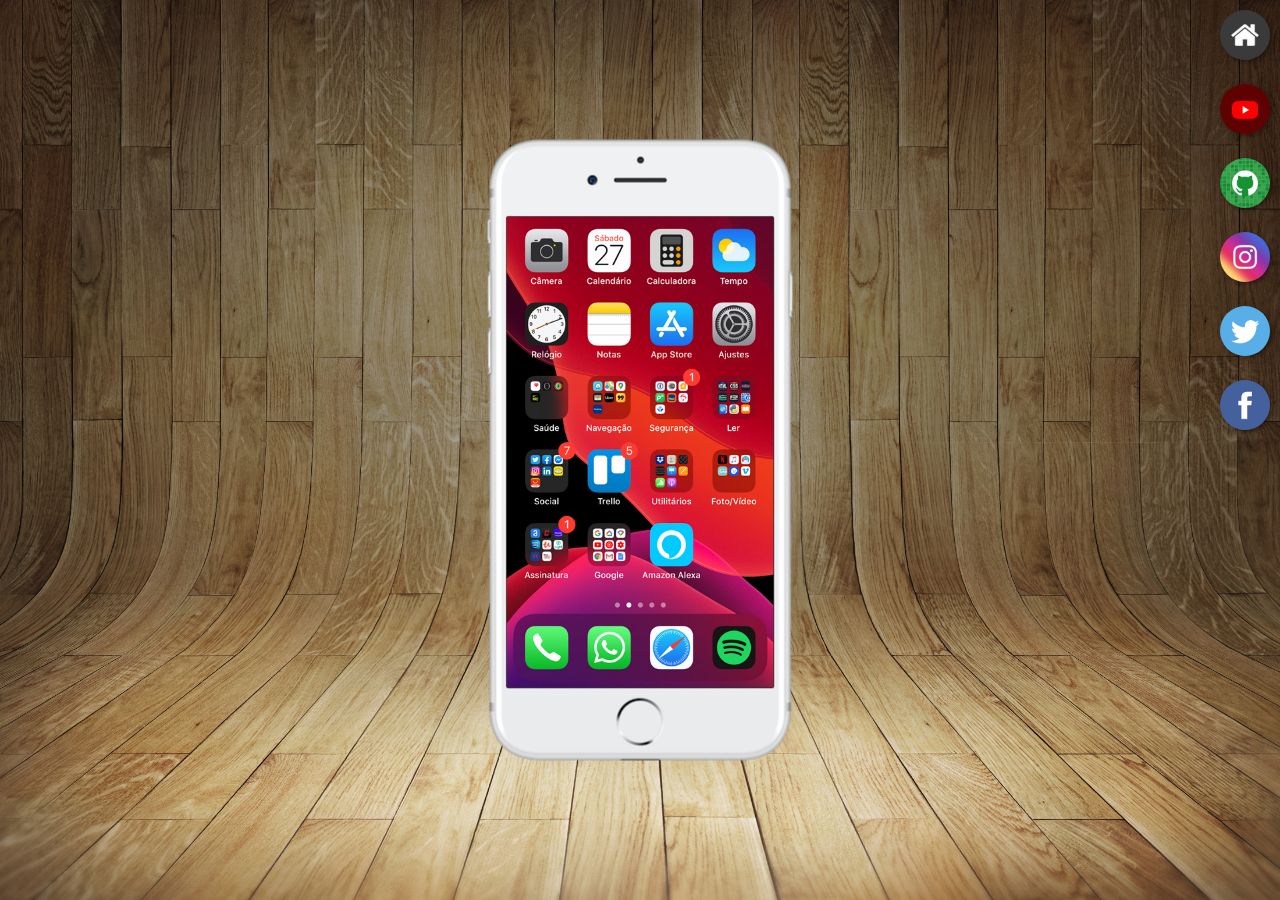
<file: index.html>
<!DOCTYPE html>
<html lang="pt-br">
<head>
    <meta charset="UTF-8">
    <meta name="viewport" content="width=device-width, initial-scale=1.0">
    <title>Projeto Redes Sociais</title>
    <link rel="shortcut icon" href="imagens/favicon.ico" type="image/x-icon">
    <link rel="stylesheet" href="estilos/style.css">
</head>
<body>
    <main>
        <section id="telefone">
            <iframe src="home.html" frameborder="0" name="tela" id="tela">
                <p>[Infelizmente, seu navegador não é compatível com isso.]</p>
            </iframe>
        </section>
        <section id="redes-sociais">
            <a href="home.html" target="tela"><img src="imagens/logo-home.jpg" alt="Home"></a> <br>
            <a href="youtube.html" target="tela"><img src="imagens/logo-youtube.jpg" alt="YouTube"></a> <br>
            <a href="github.html" target="tela"><img src="imagens/logo-github.jpg" alt="GitHub"></a> <br>
            <a href="instagram.html" target="tela"><img src="imagens/logo-instagram.jpg" alt="Instagram"></a> <br>
            <a href="twitter.html" target="tela"><img src="imagens/logo-twitter.jpg" alt="Twitter"></a> <br>
            <a href="facebook.html" target="tela"><img src="imagens/logo-facebook.jpg" alt="Facebook"></a> <br>
        </section>
    </main>
</body>
</html>
</file>
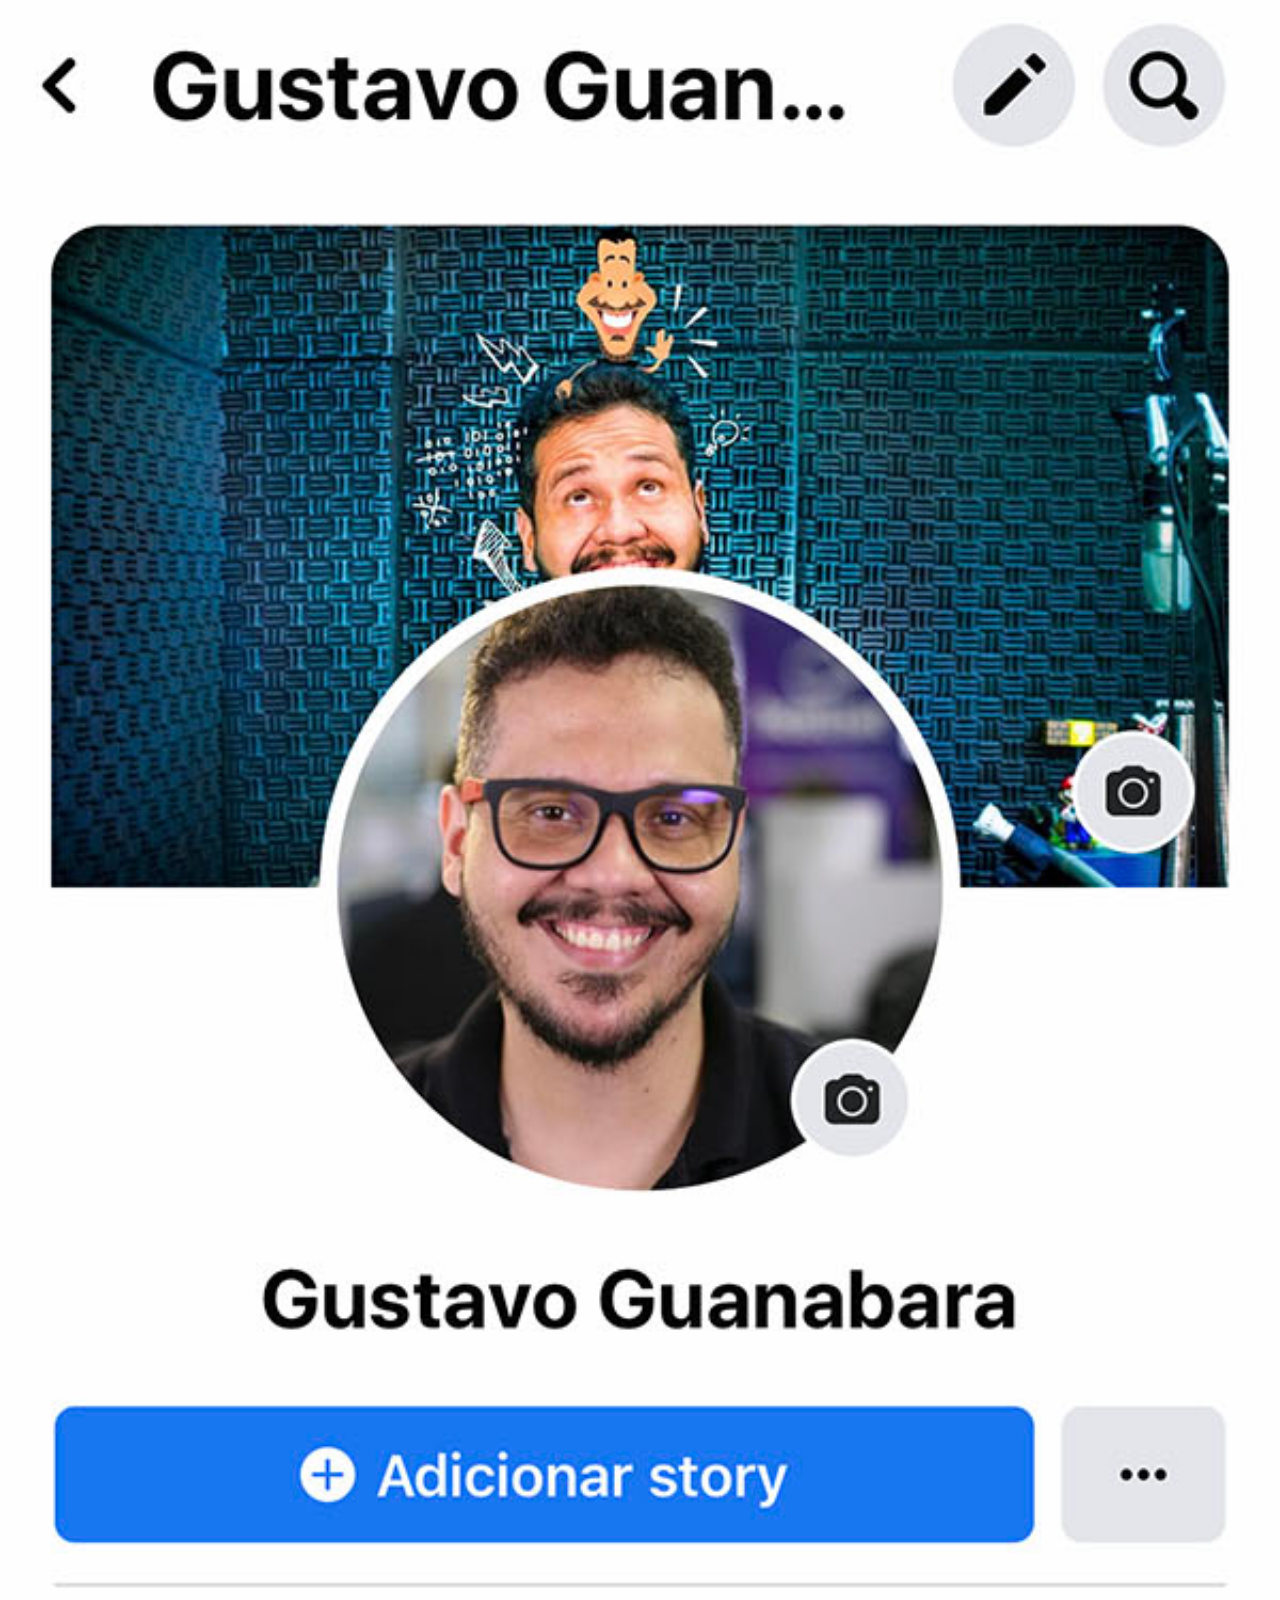
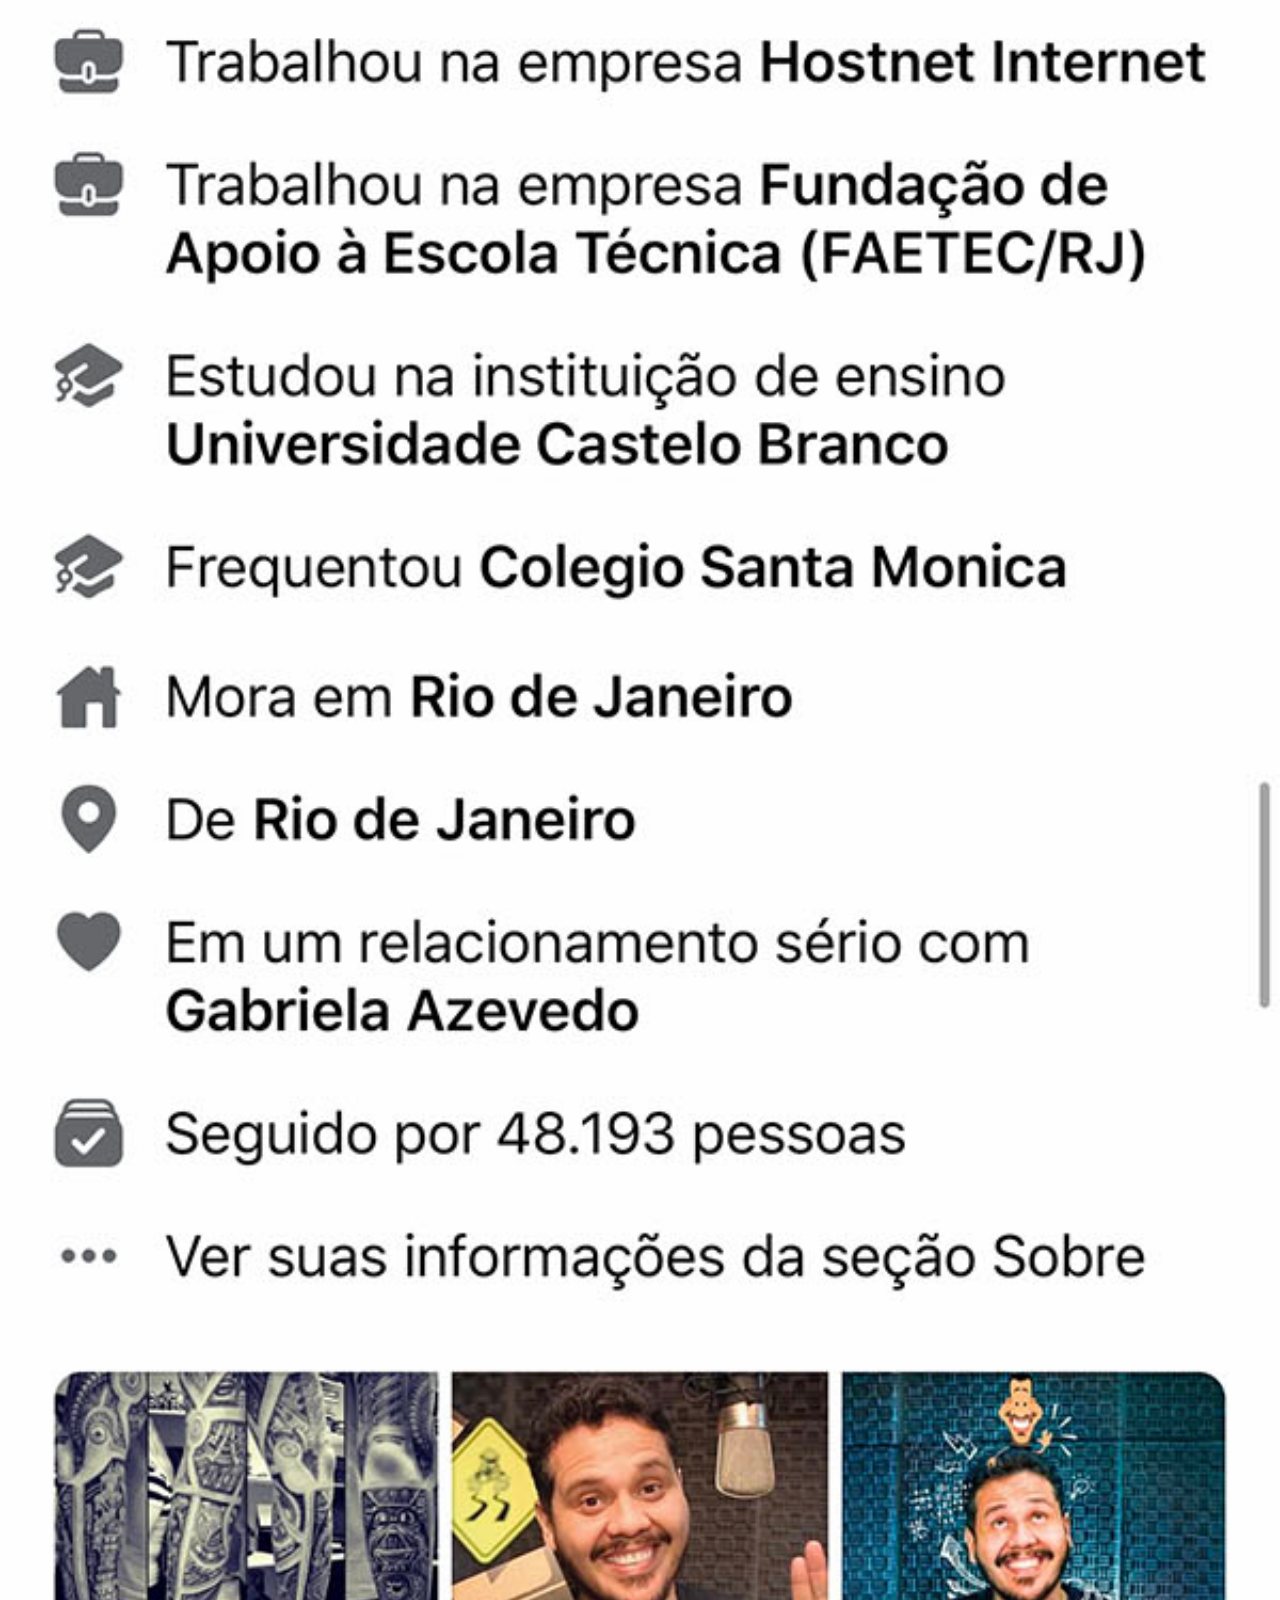
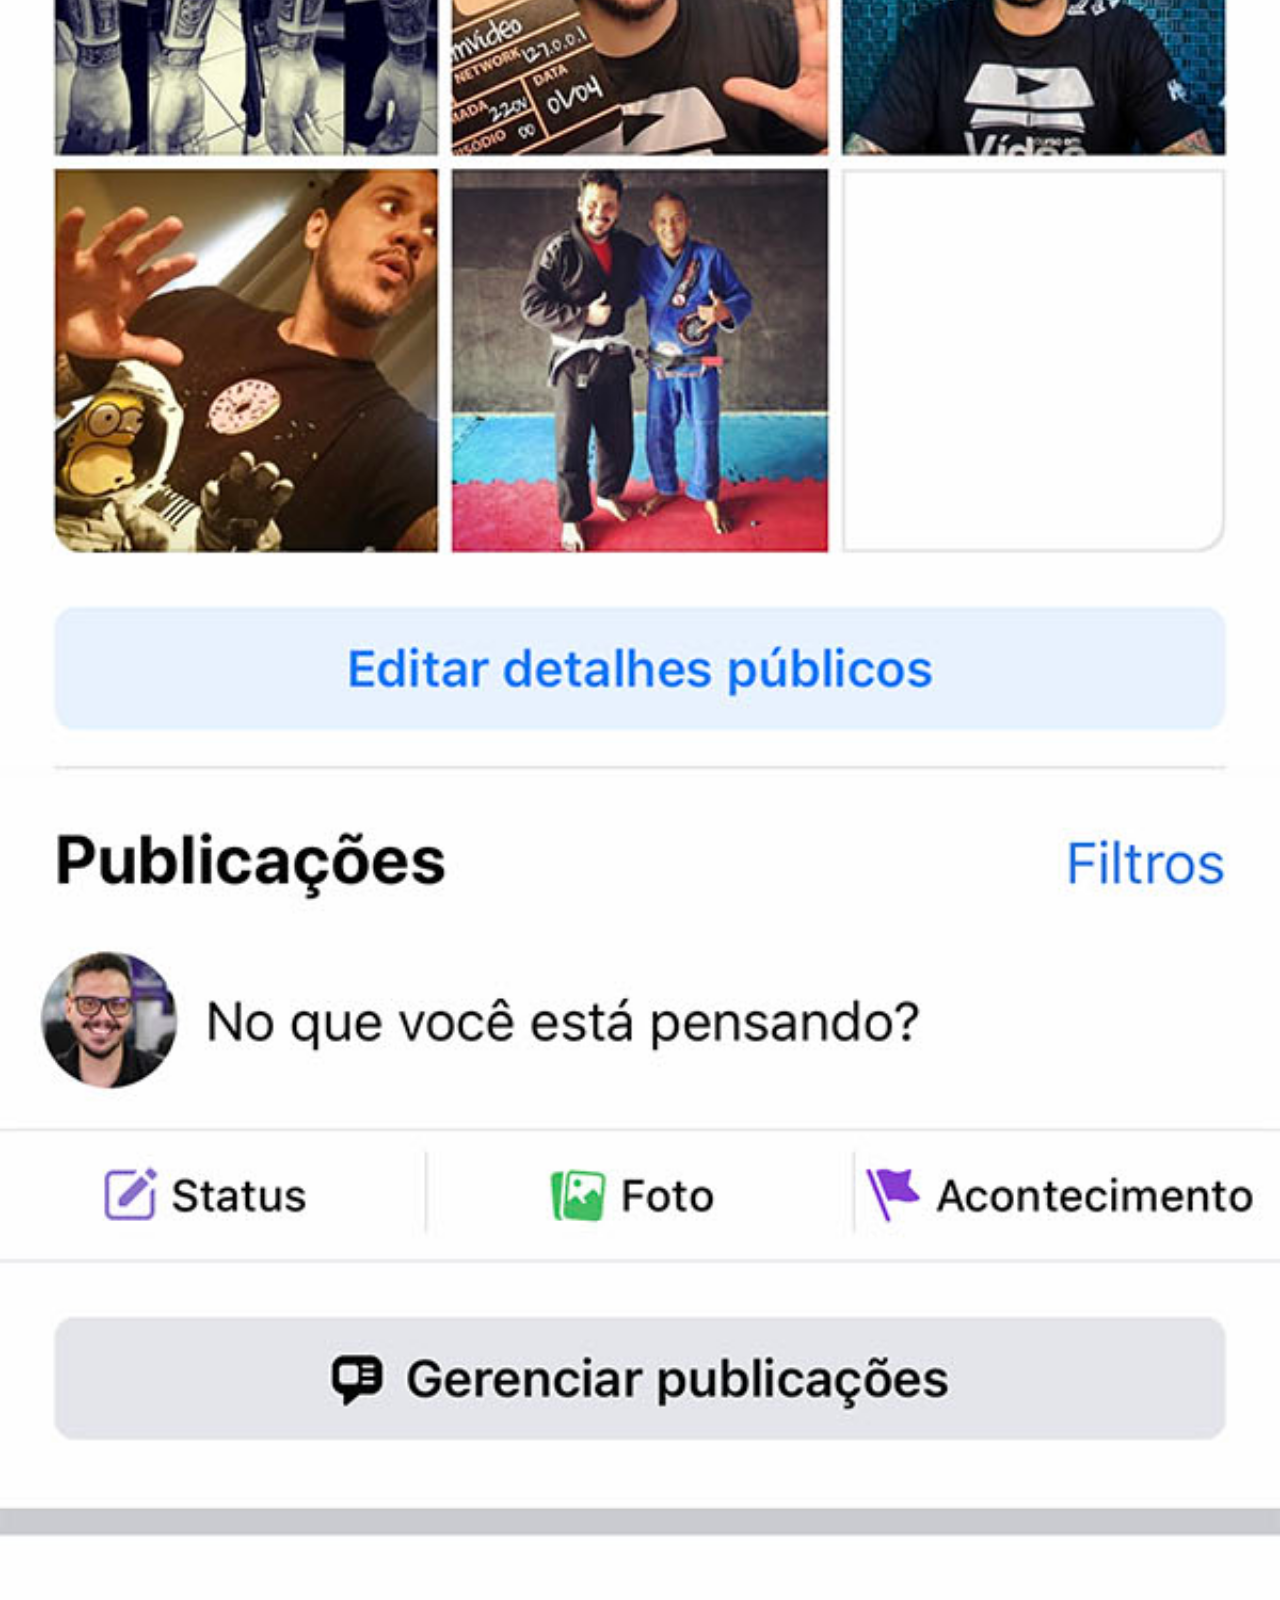
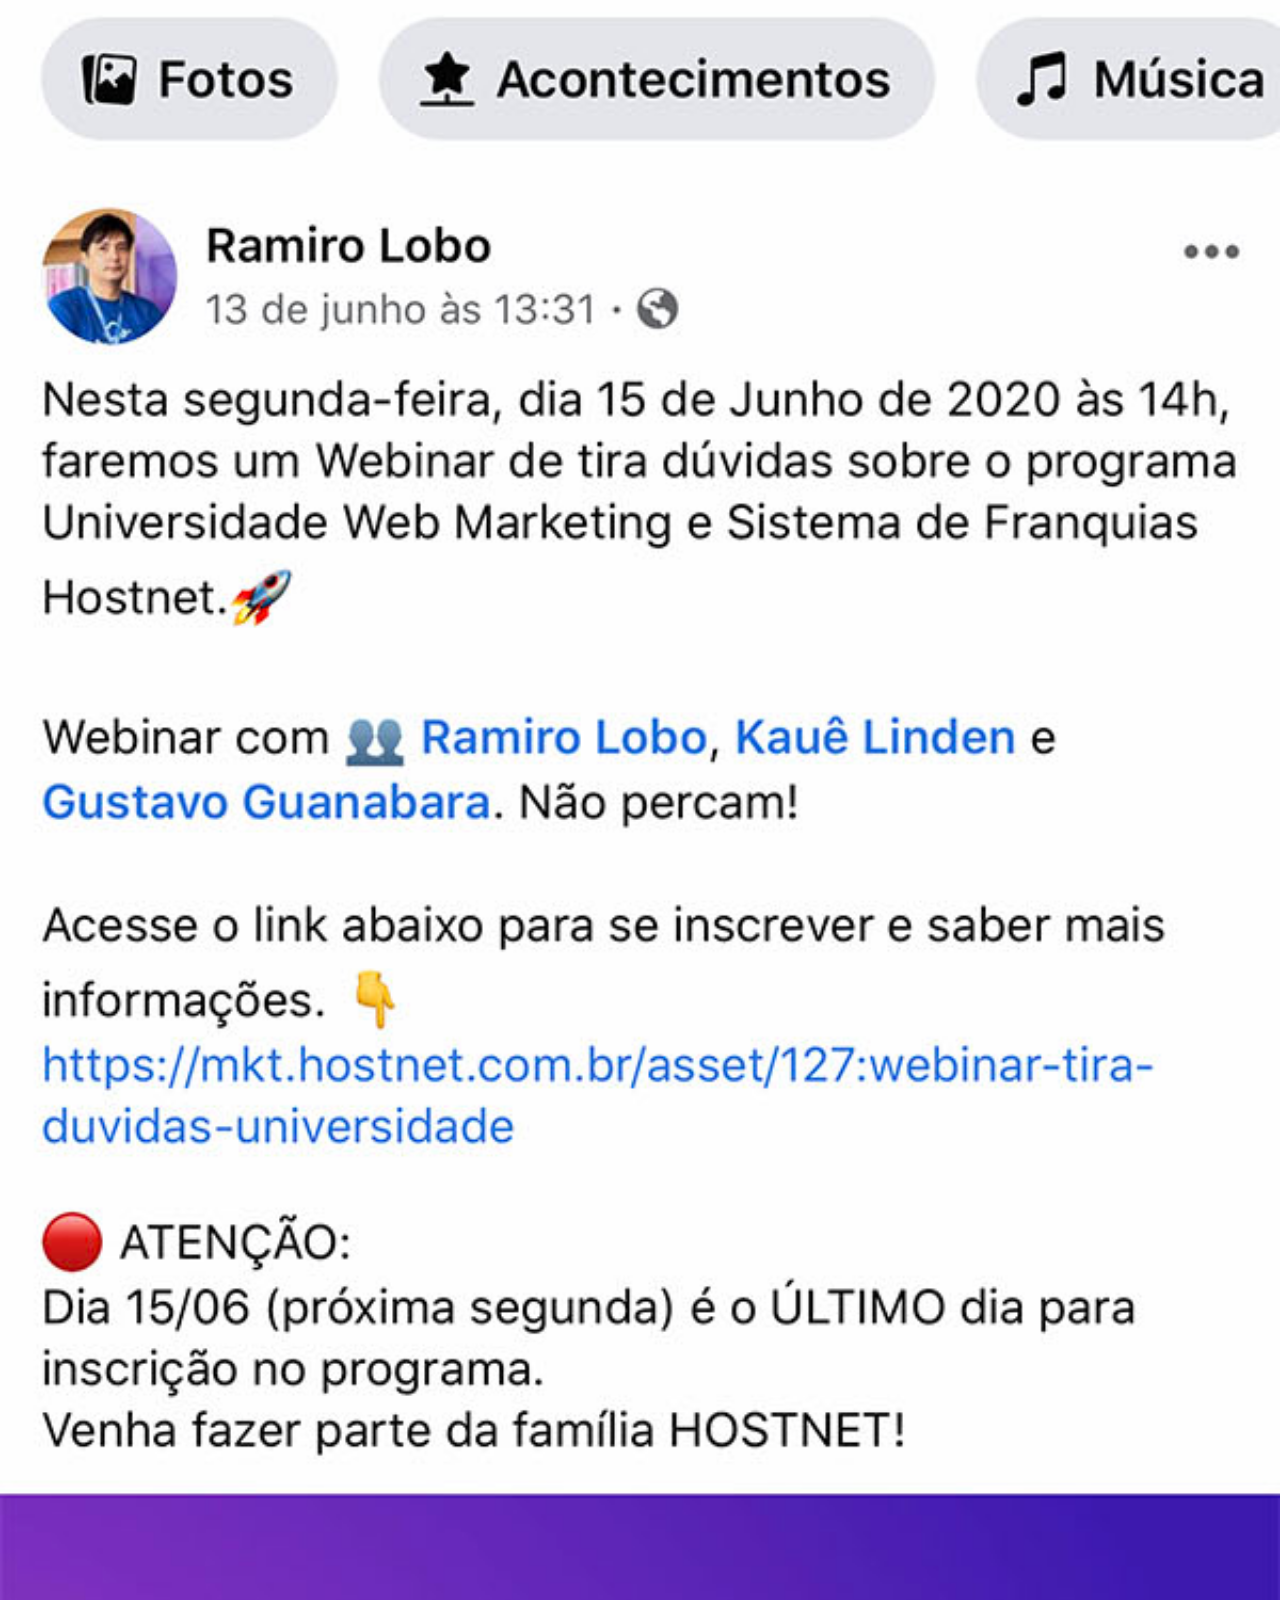
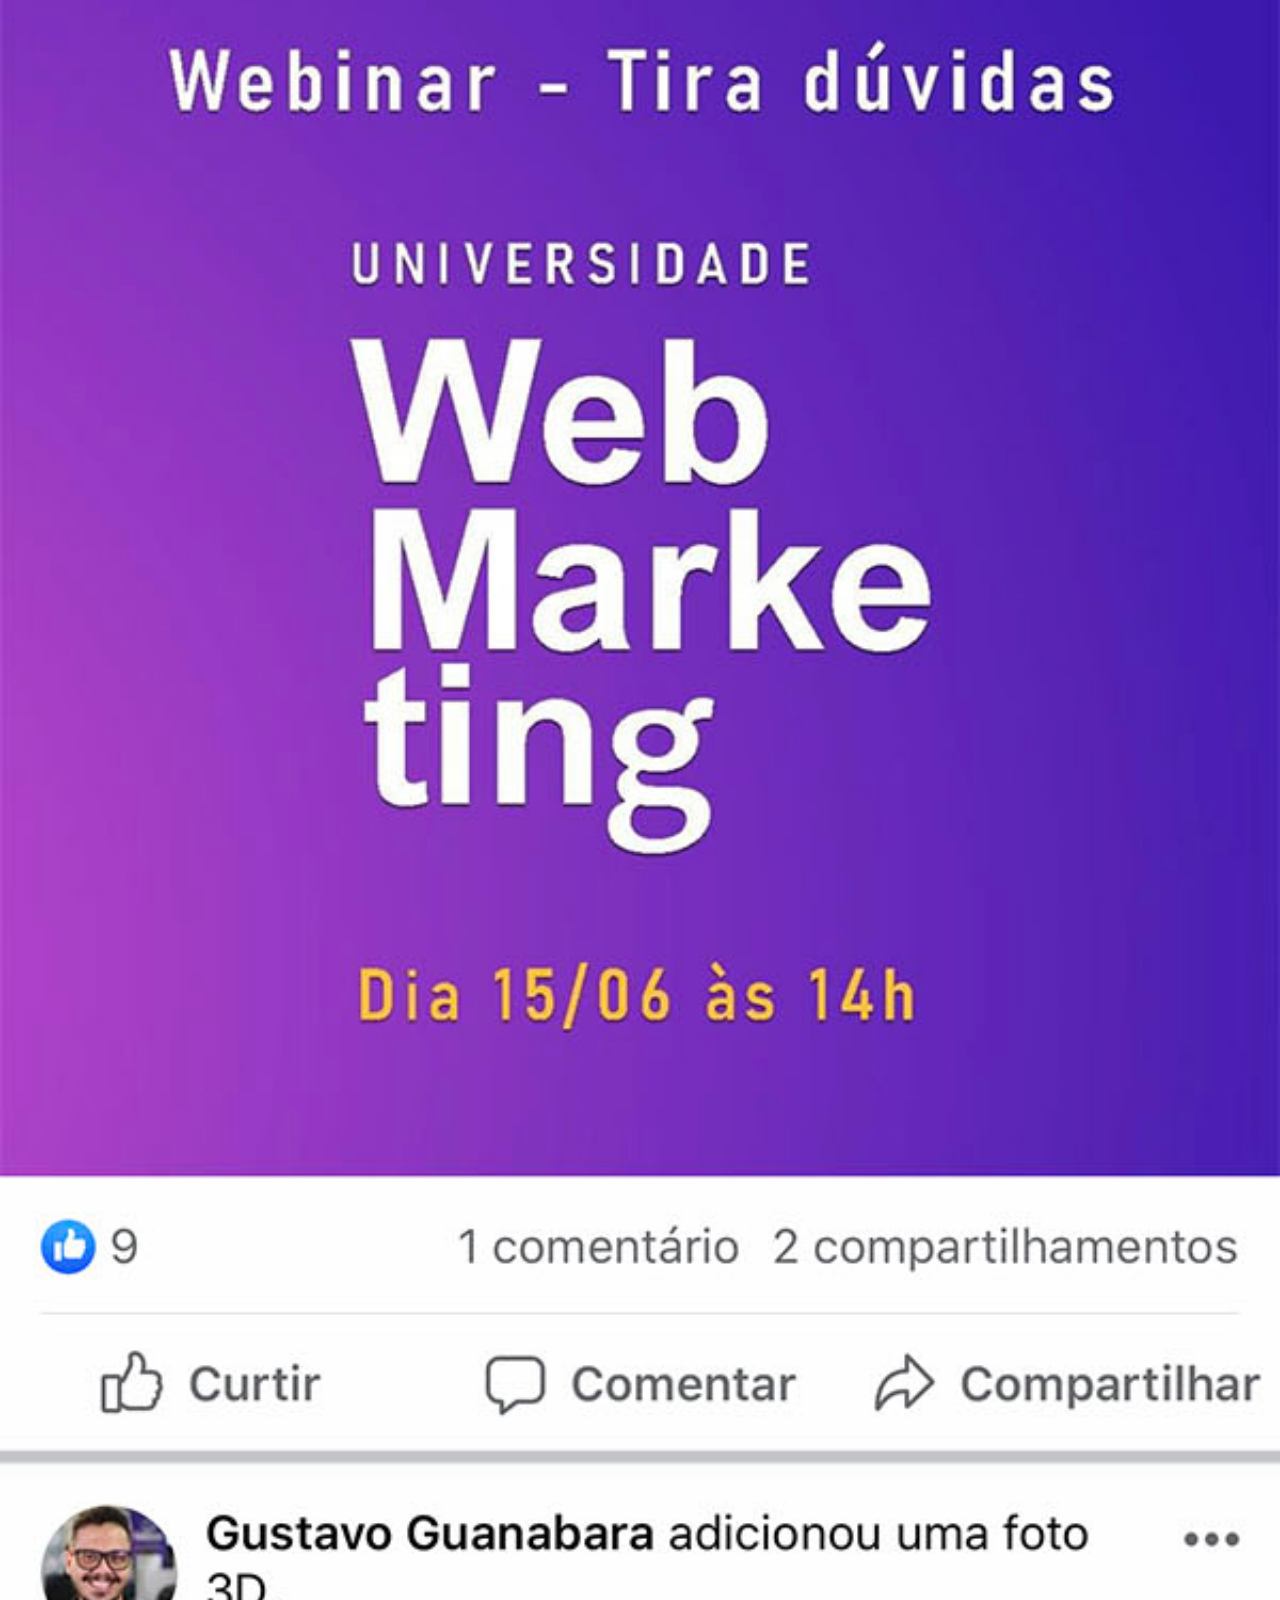
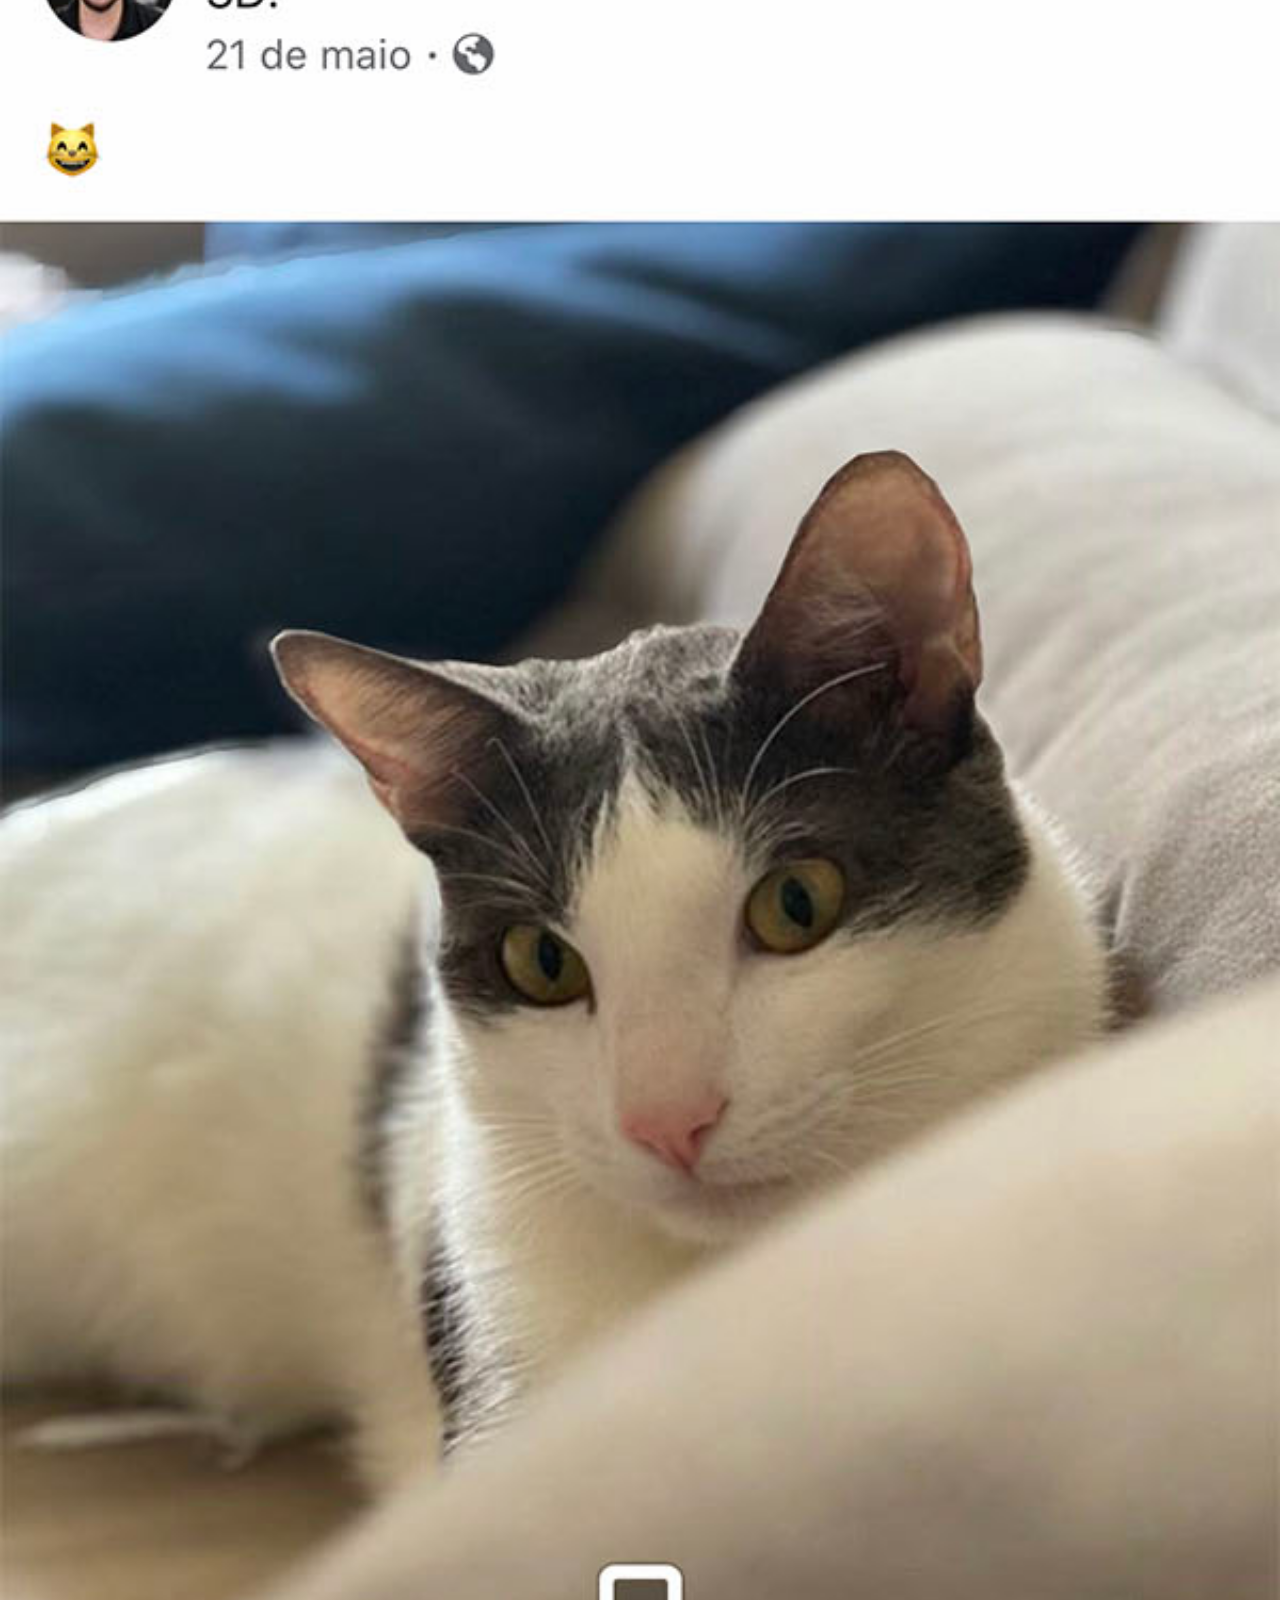
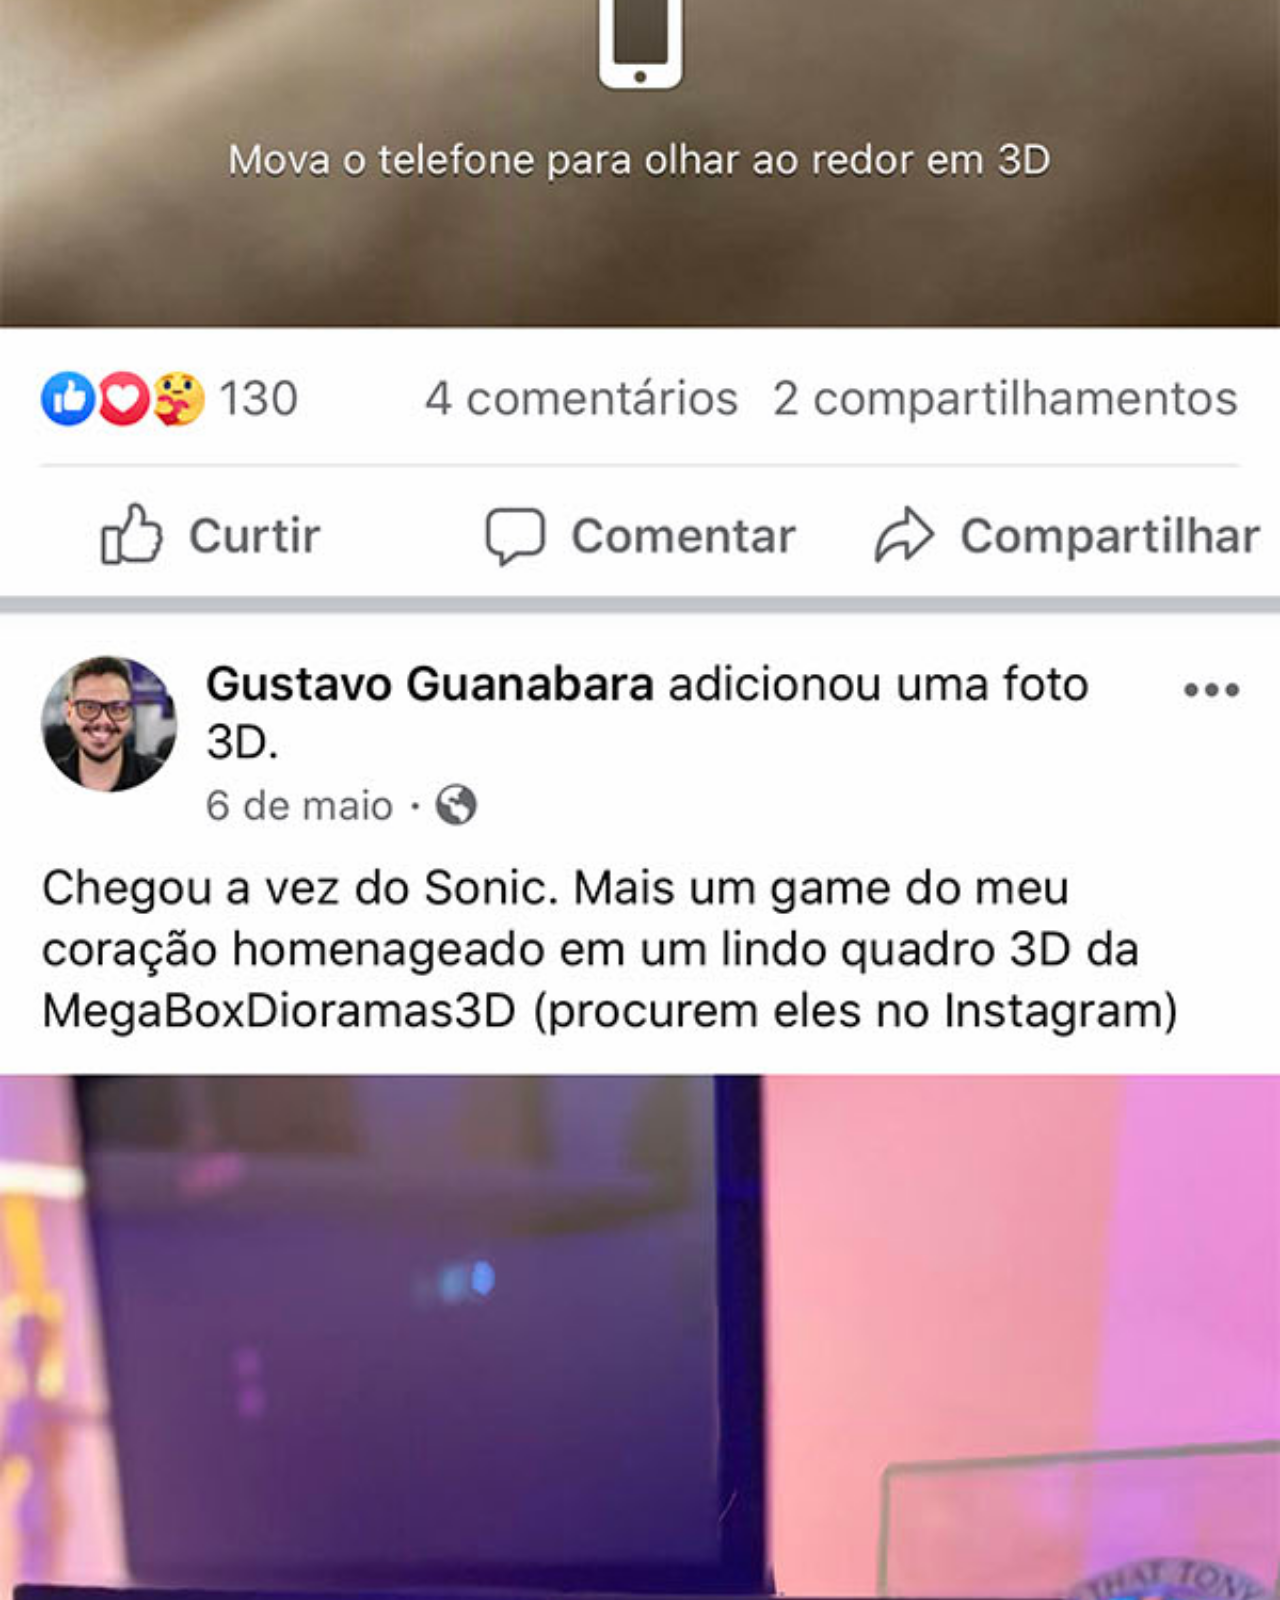
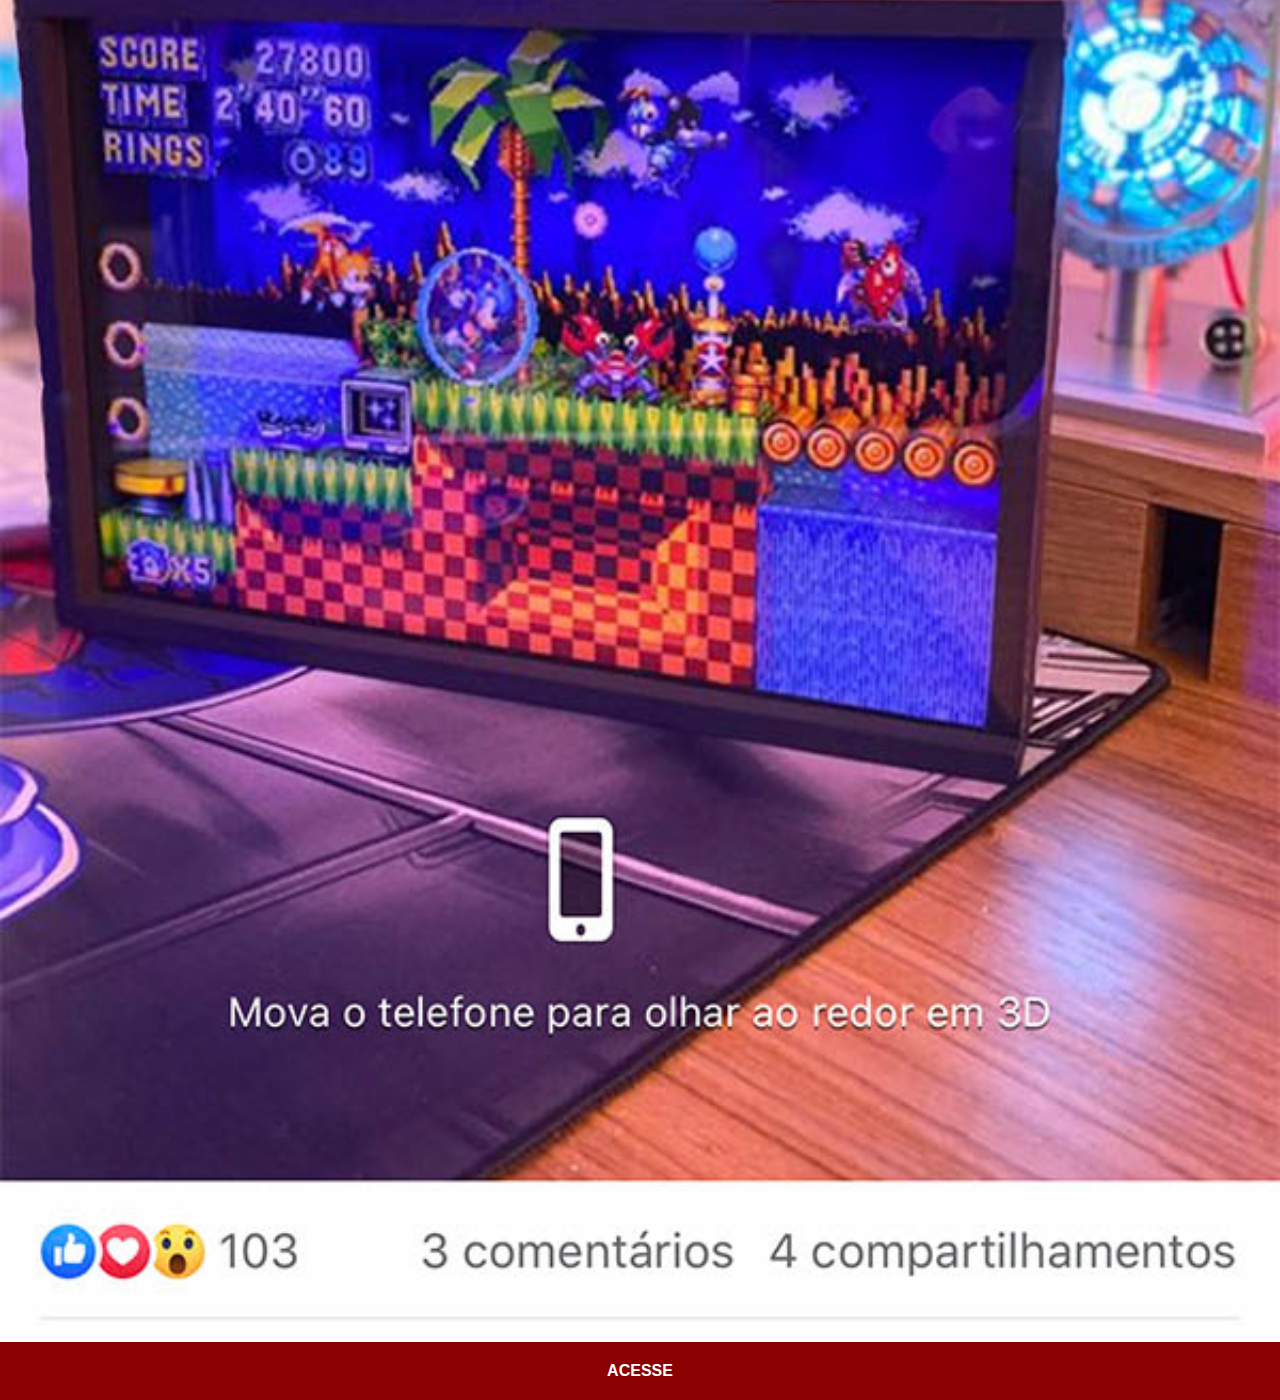
<file: facebook.html>
<!DOCTYPE html>
<html lang="pt-br">
<head>
    <meta charset="UTF-8">
    <meta name="viewport" content="width=device-width, initial-scale=1.0">
    <title>Facebook</title>
    <link rel="stylesheet" href="estilos/social.css">
</head>
<body>
    <img src="imagens/tela-facebook.jpg" alt="Facebook">
    <a href="https://www.facebook.com/gustavoguanabara/?locale=pt_BR" target="_blank">ACESSE</a>
</body>
</html>
</file>
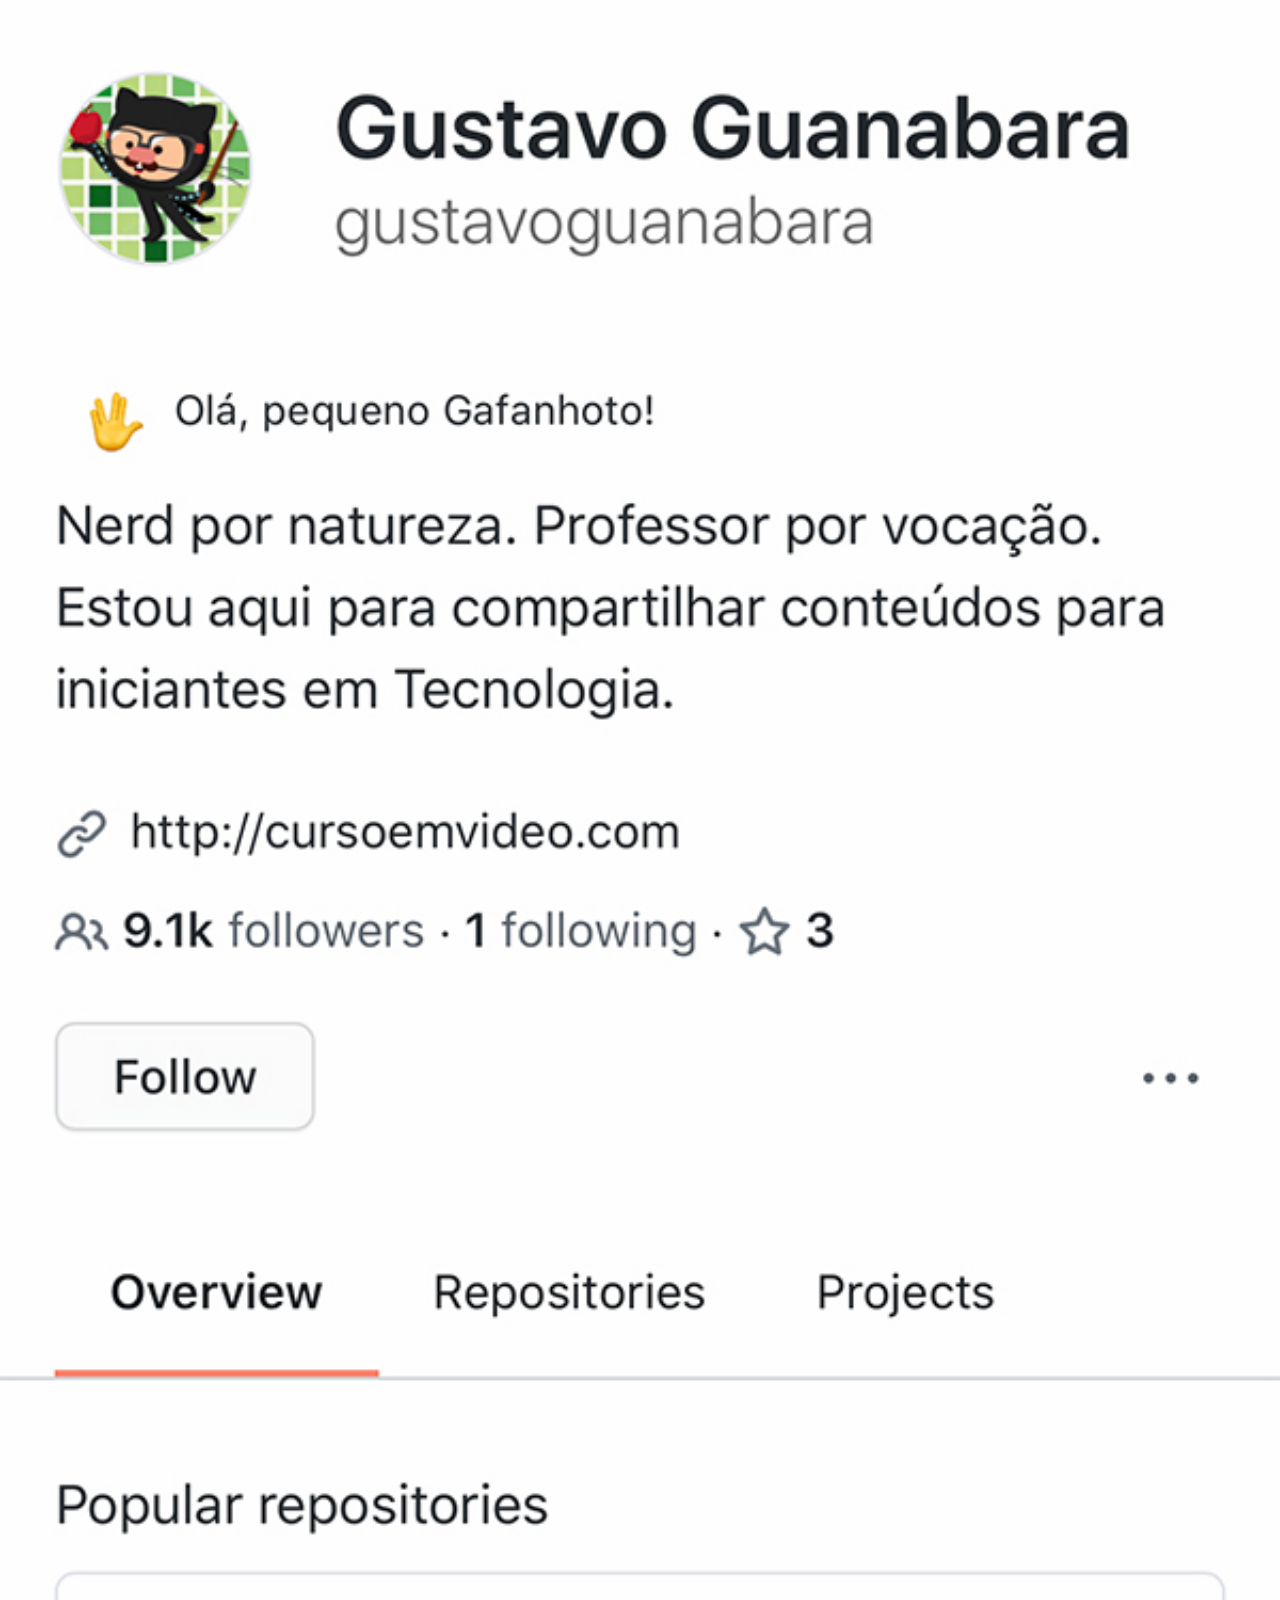
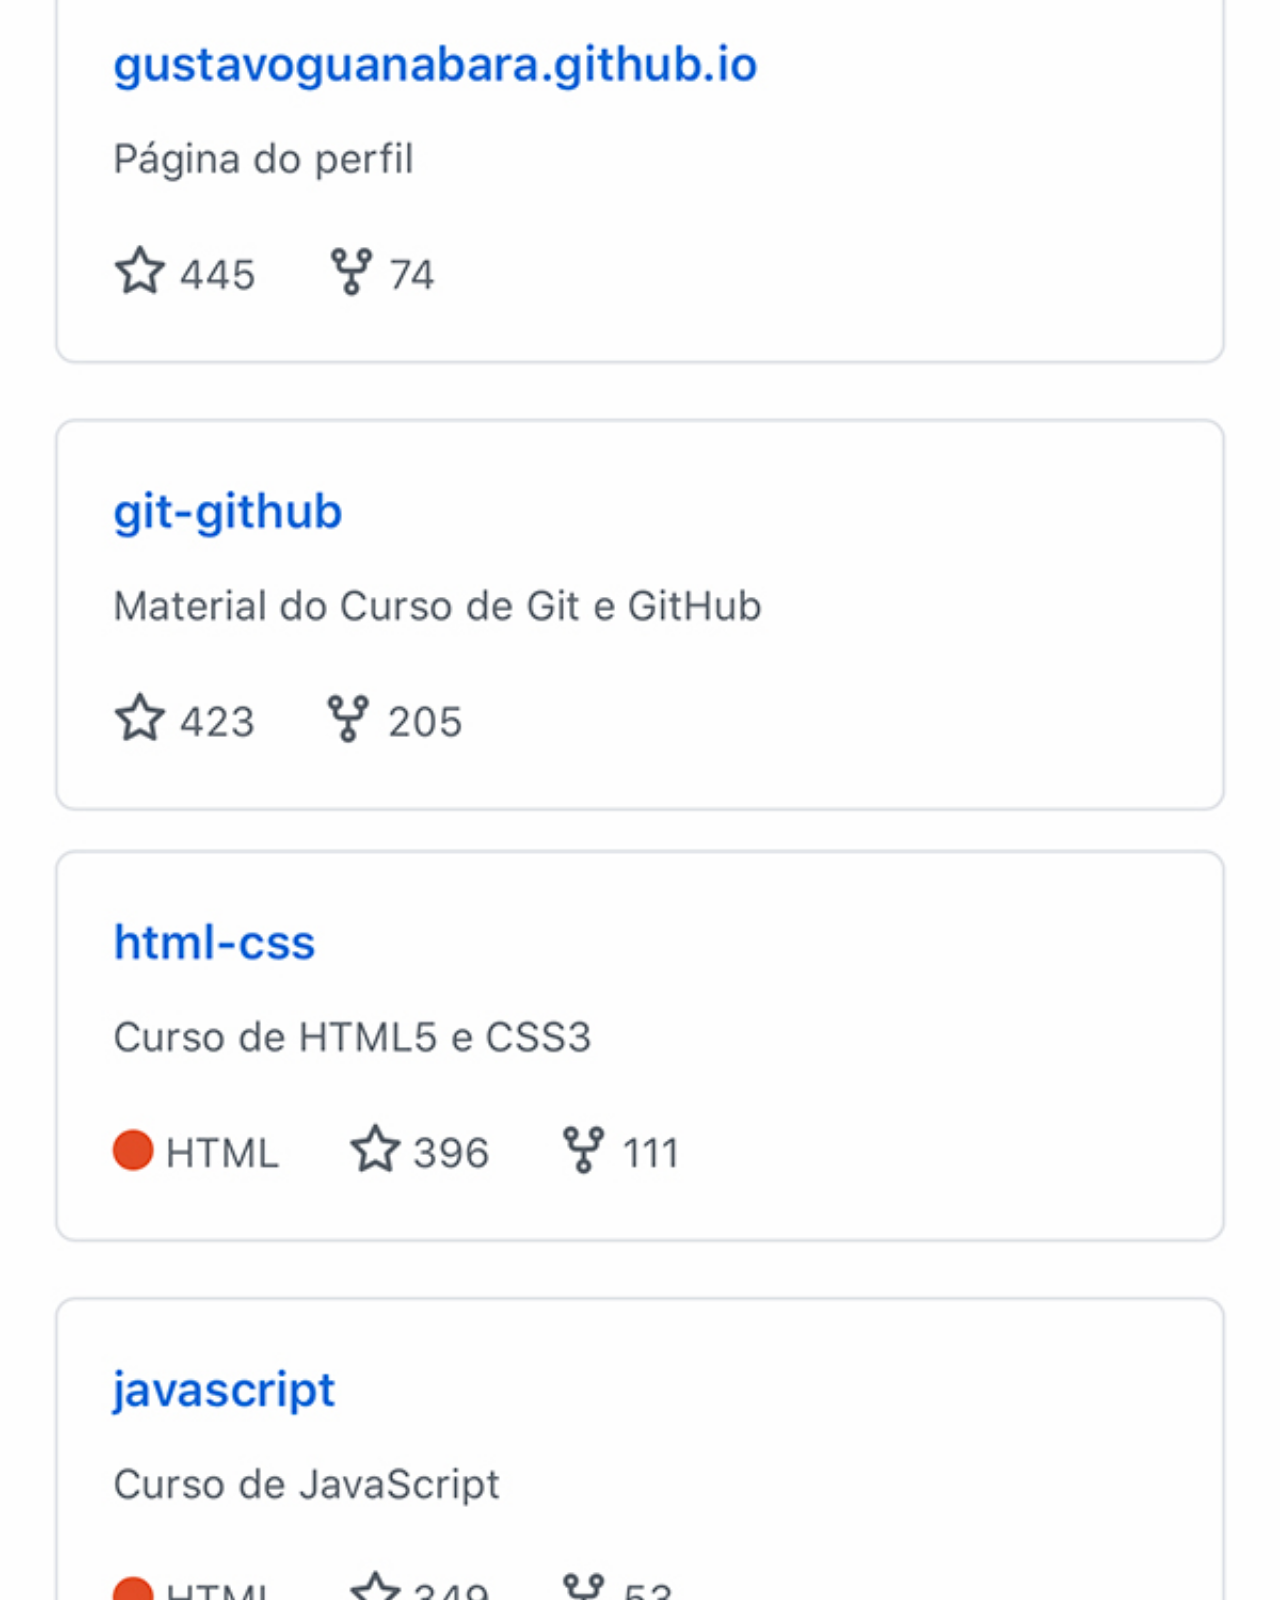
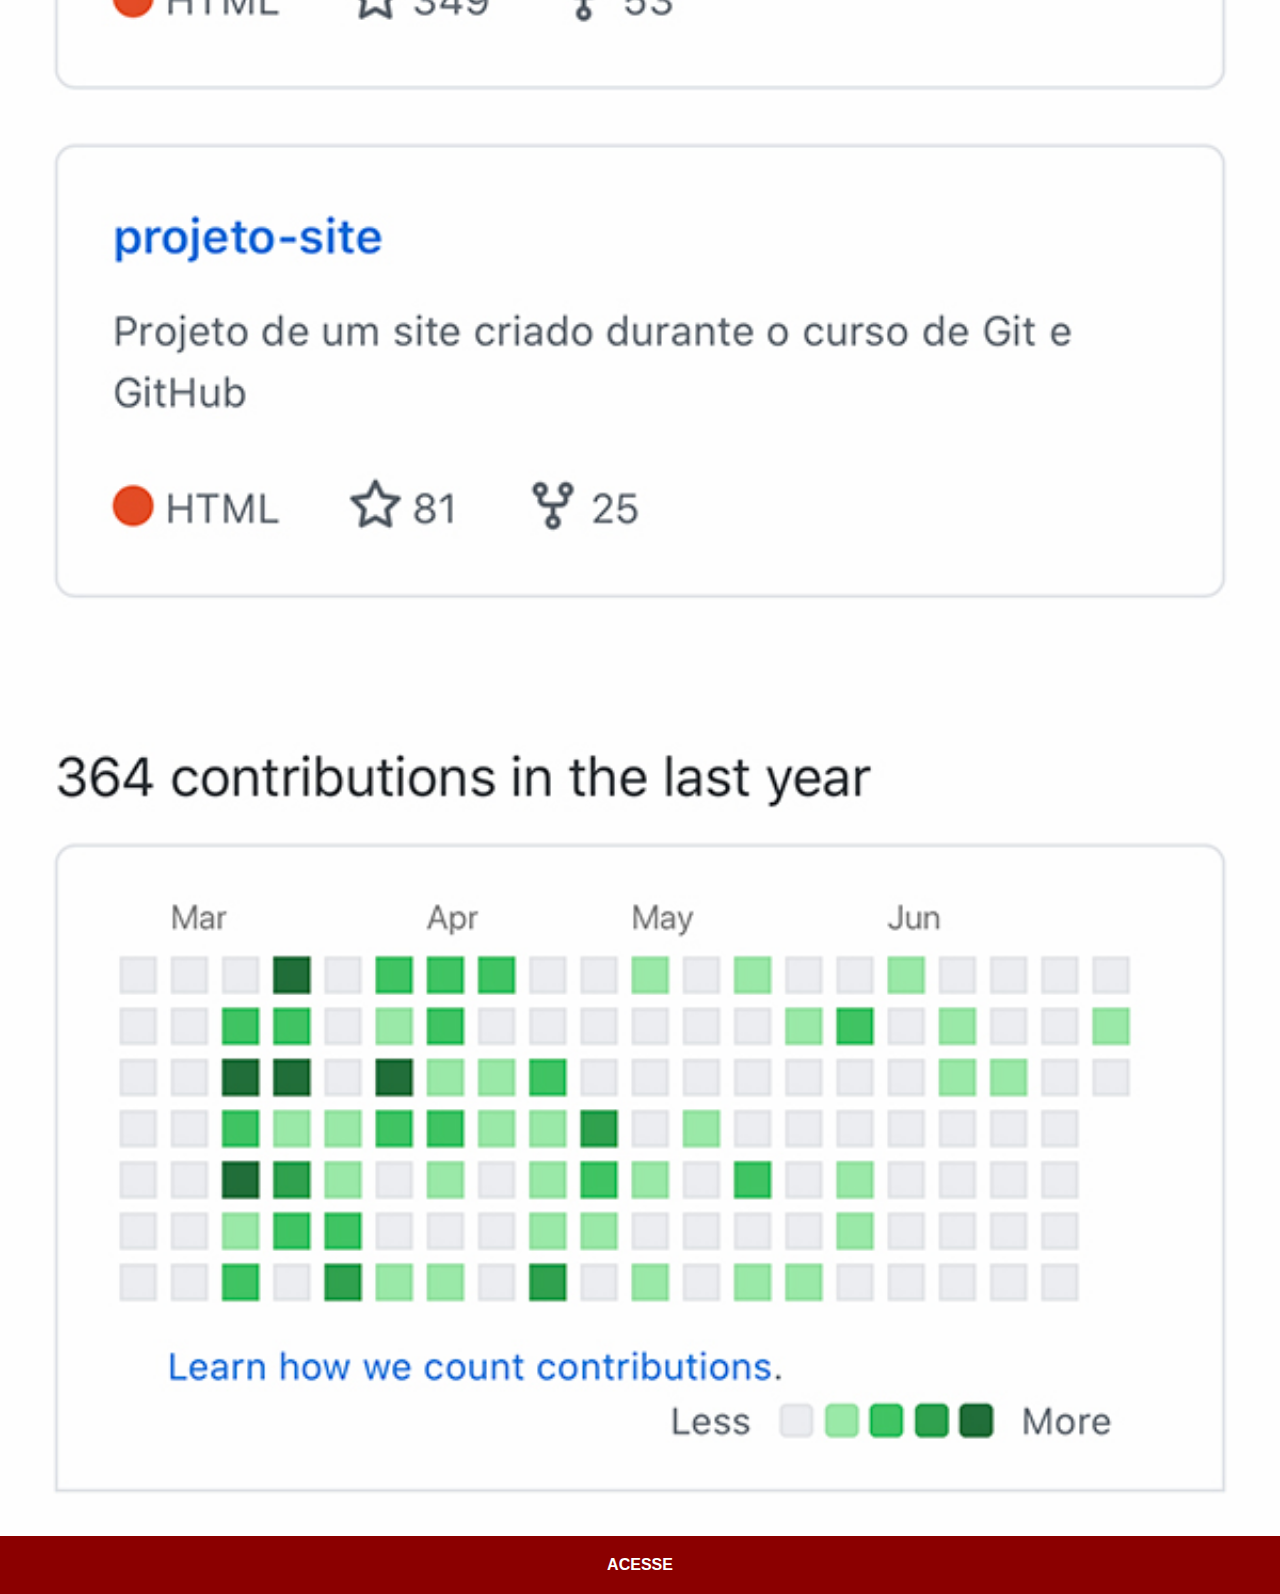
<file: github.html>
<!DOCTYPE html>
<html lang="pt-br">
<head>
    <meta charset="UTF-8">
    <meta name="viewport" content="width=device-width, initial-scale=1.0">
    <title>GitHub</title>
    <link rel="stylesheet" href="estilos/social.css">
</head>
<body>
    <img src="imagens/tela-github.jpg" alt="GitHub">
    <a href="https://github.com/gustavoguanabara/" target="_blank">ACESSE</a>
</body>
</html>
</file>
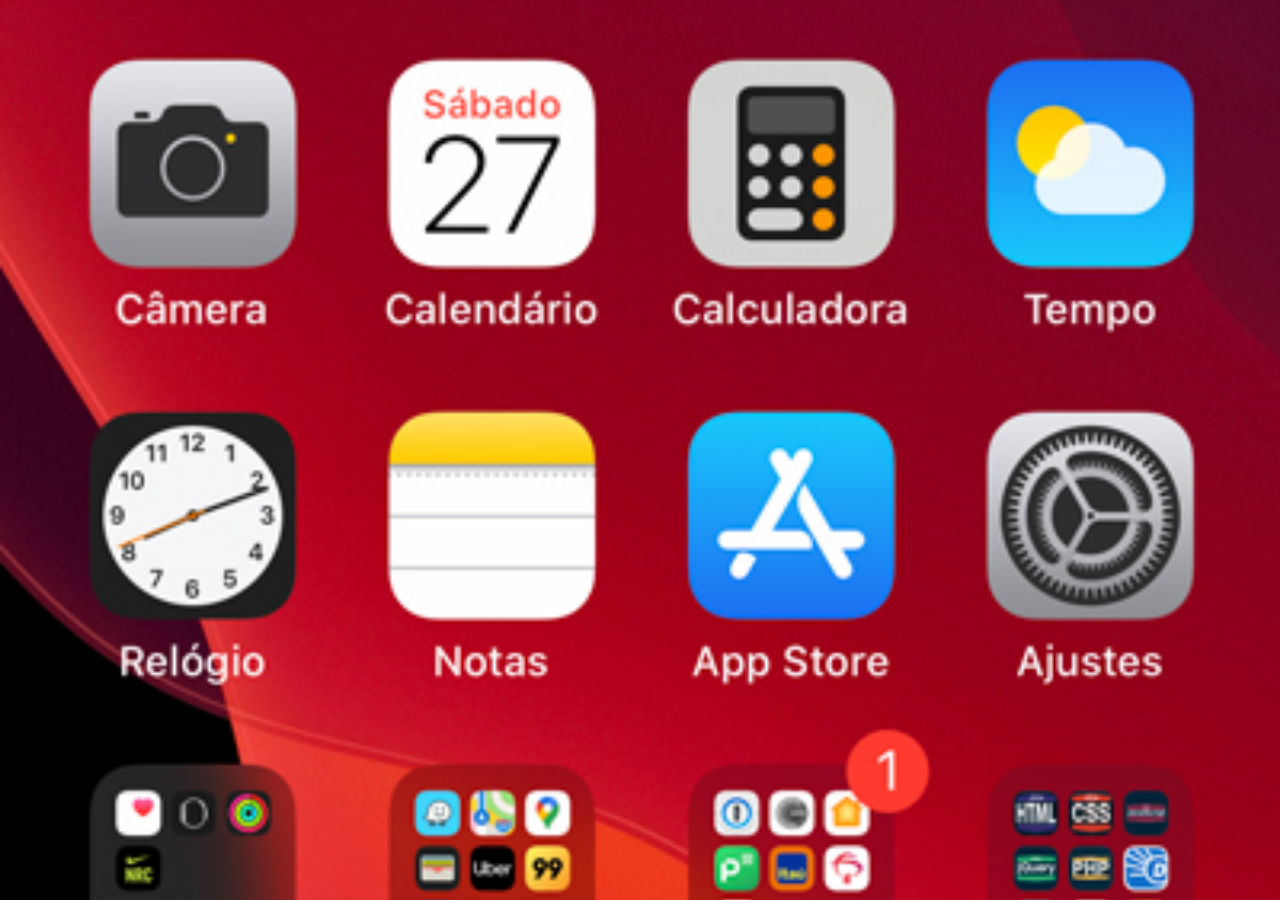
<file: home.html>
<!DOCTYPE html>
<html lang="pt-br">
<head>
    <meta charset="UTF-8">
    <meta name="viewport" content="width=device-width, initial-scale=1.0">
    <title>Home</title>
</head>
<style>
    * {
        margin: 0px;
        padding: 0px;
    }

    body {
        width: 100vw;
        height: 100vh;

        background: black url(imagens/tela-home.jpg) no-repeat top center / cover;
    }
</style>
<body>
</body>
</html>
</file>
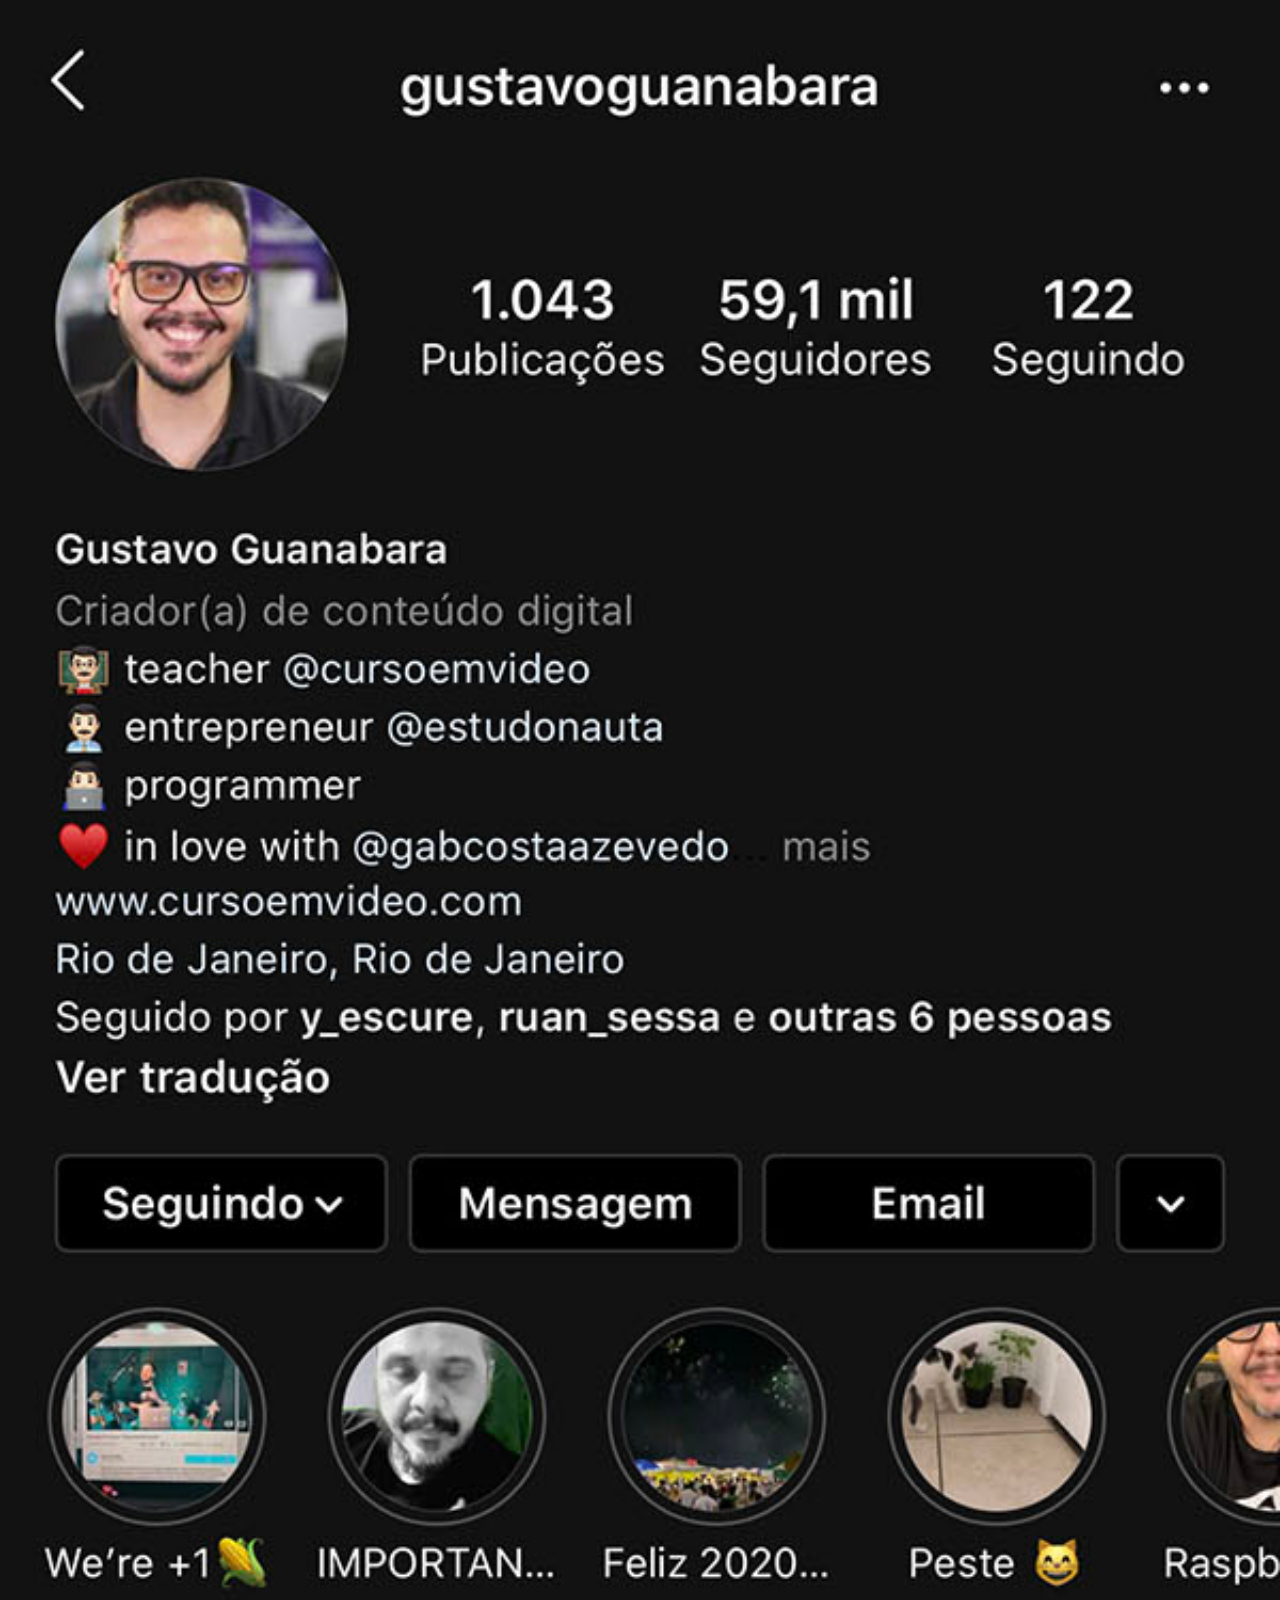
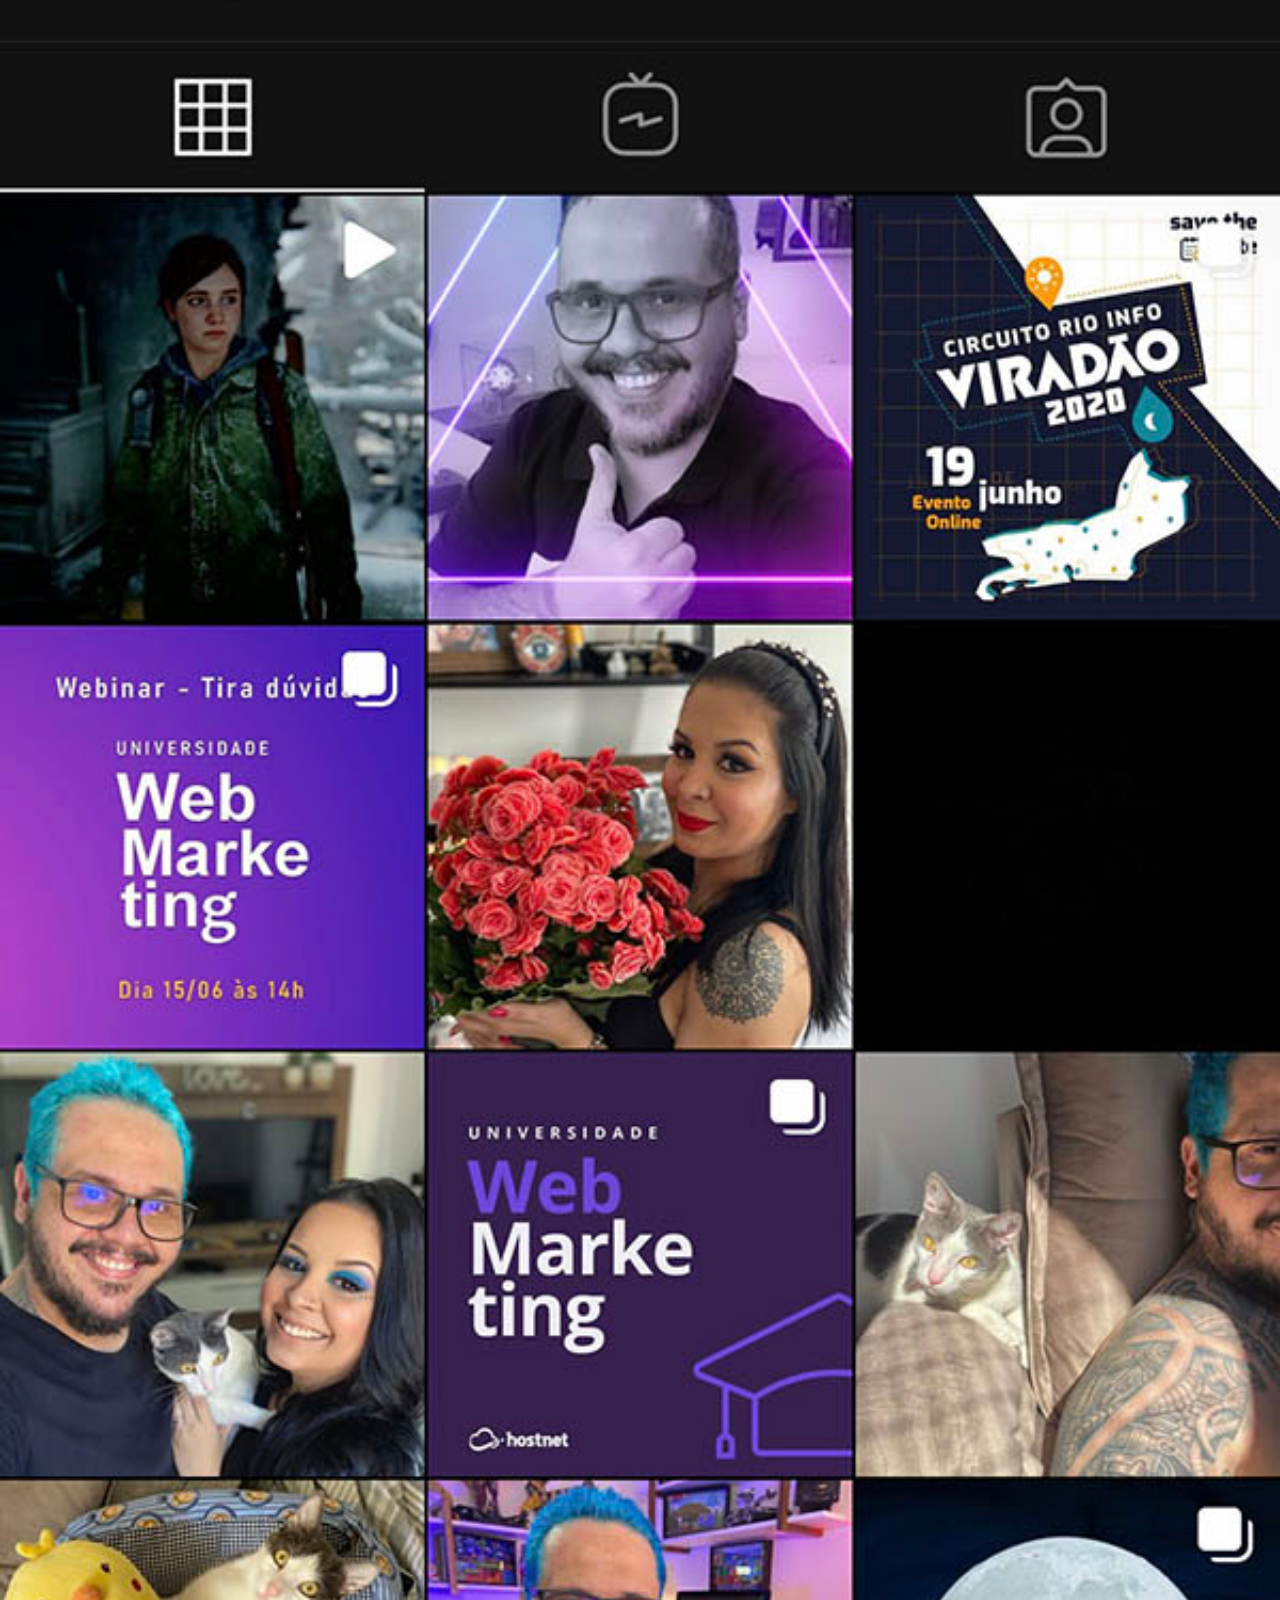
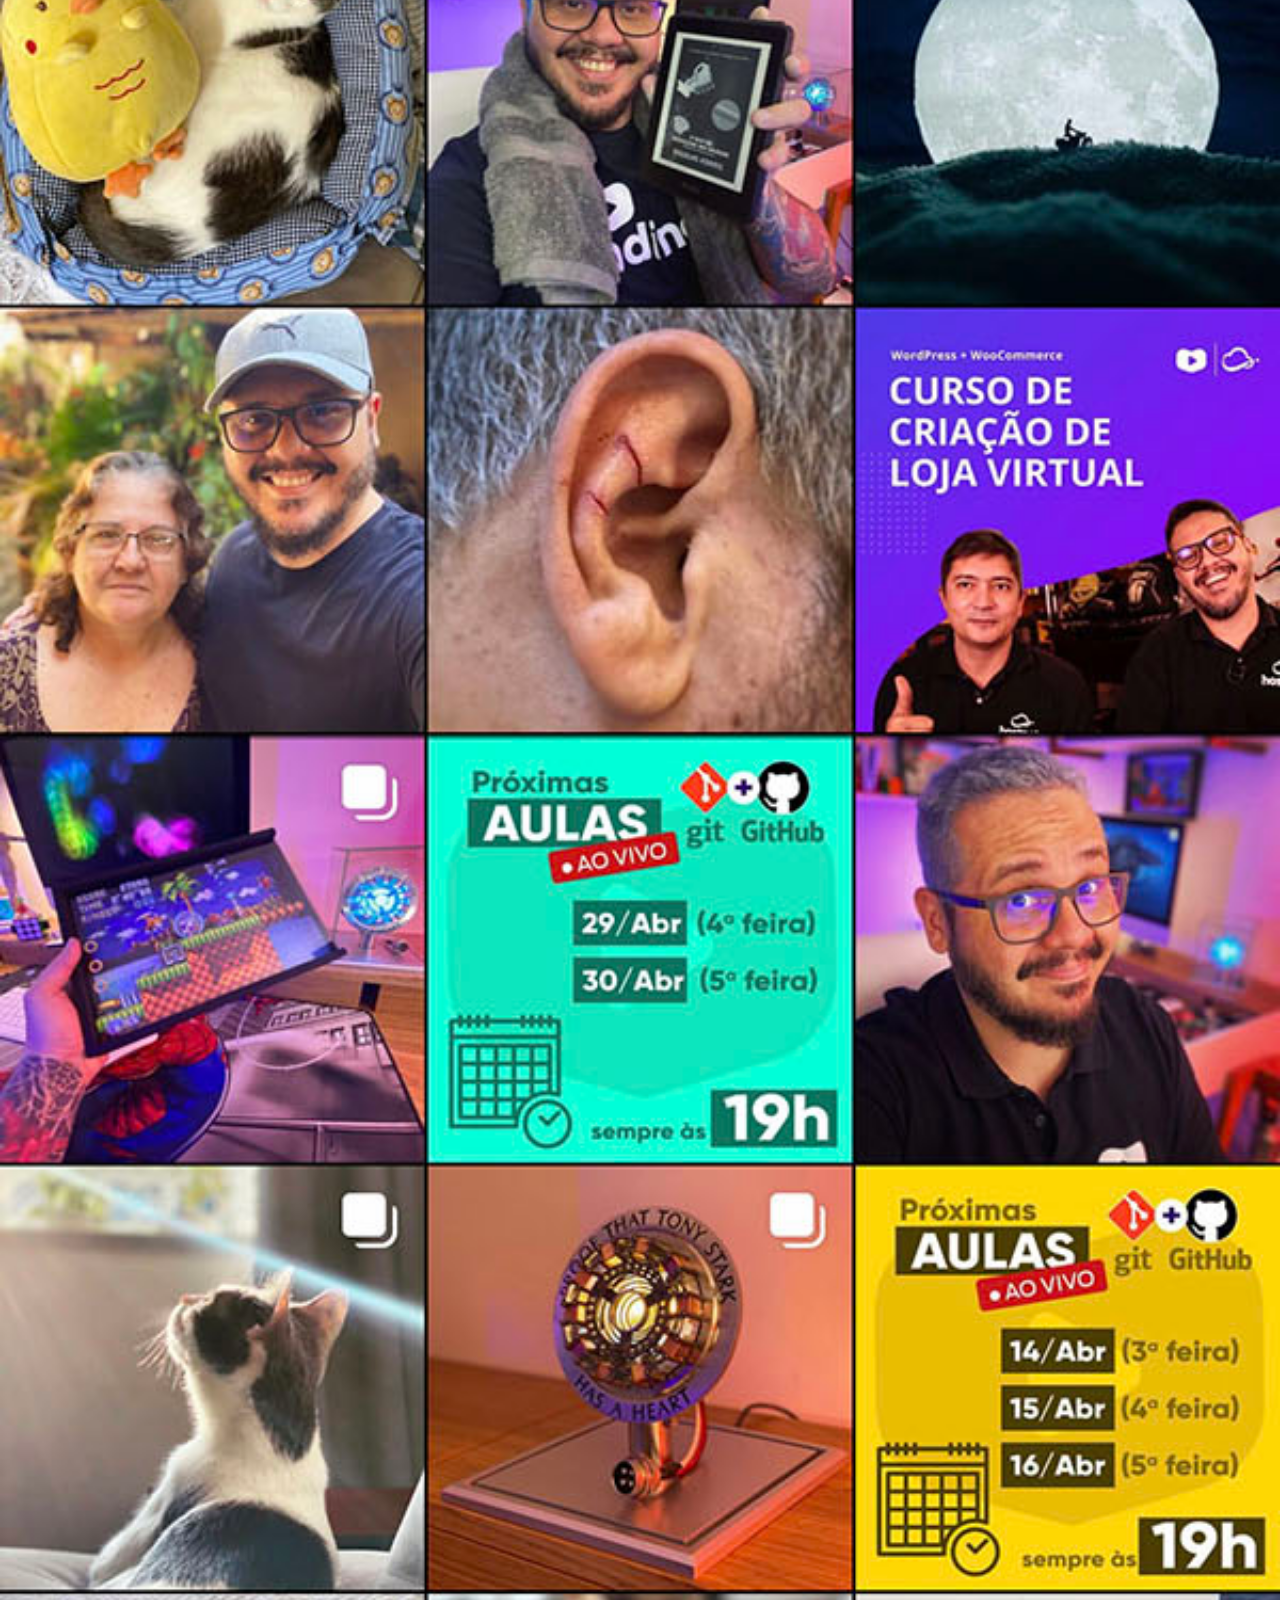
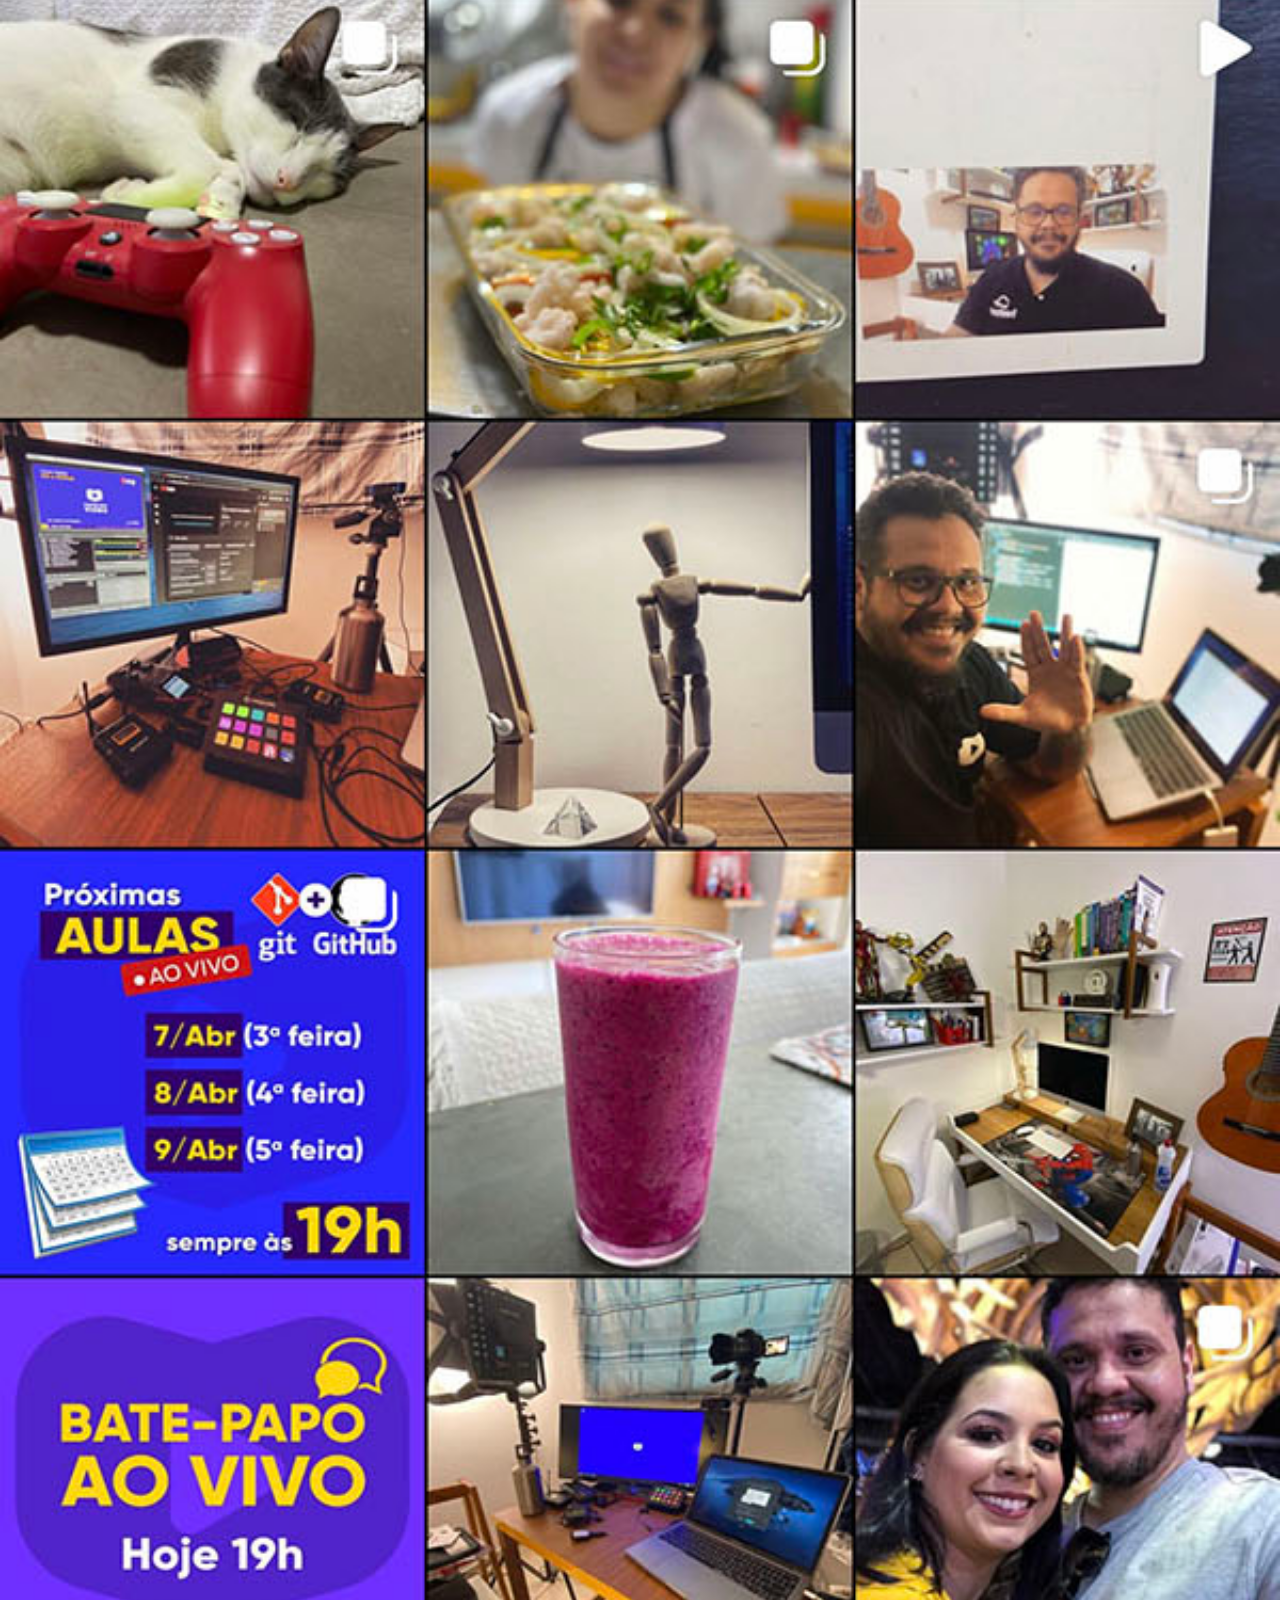
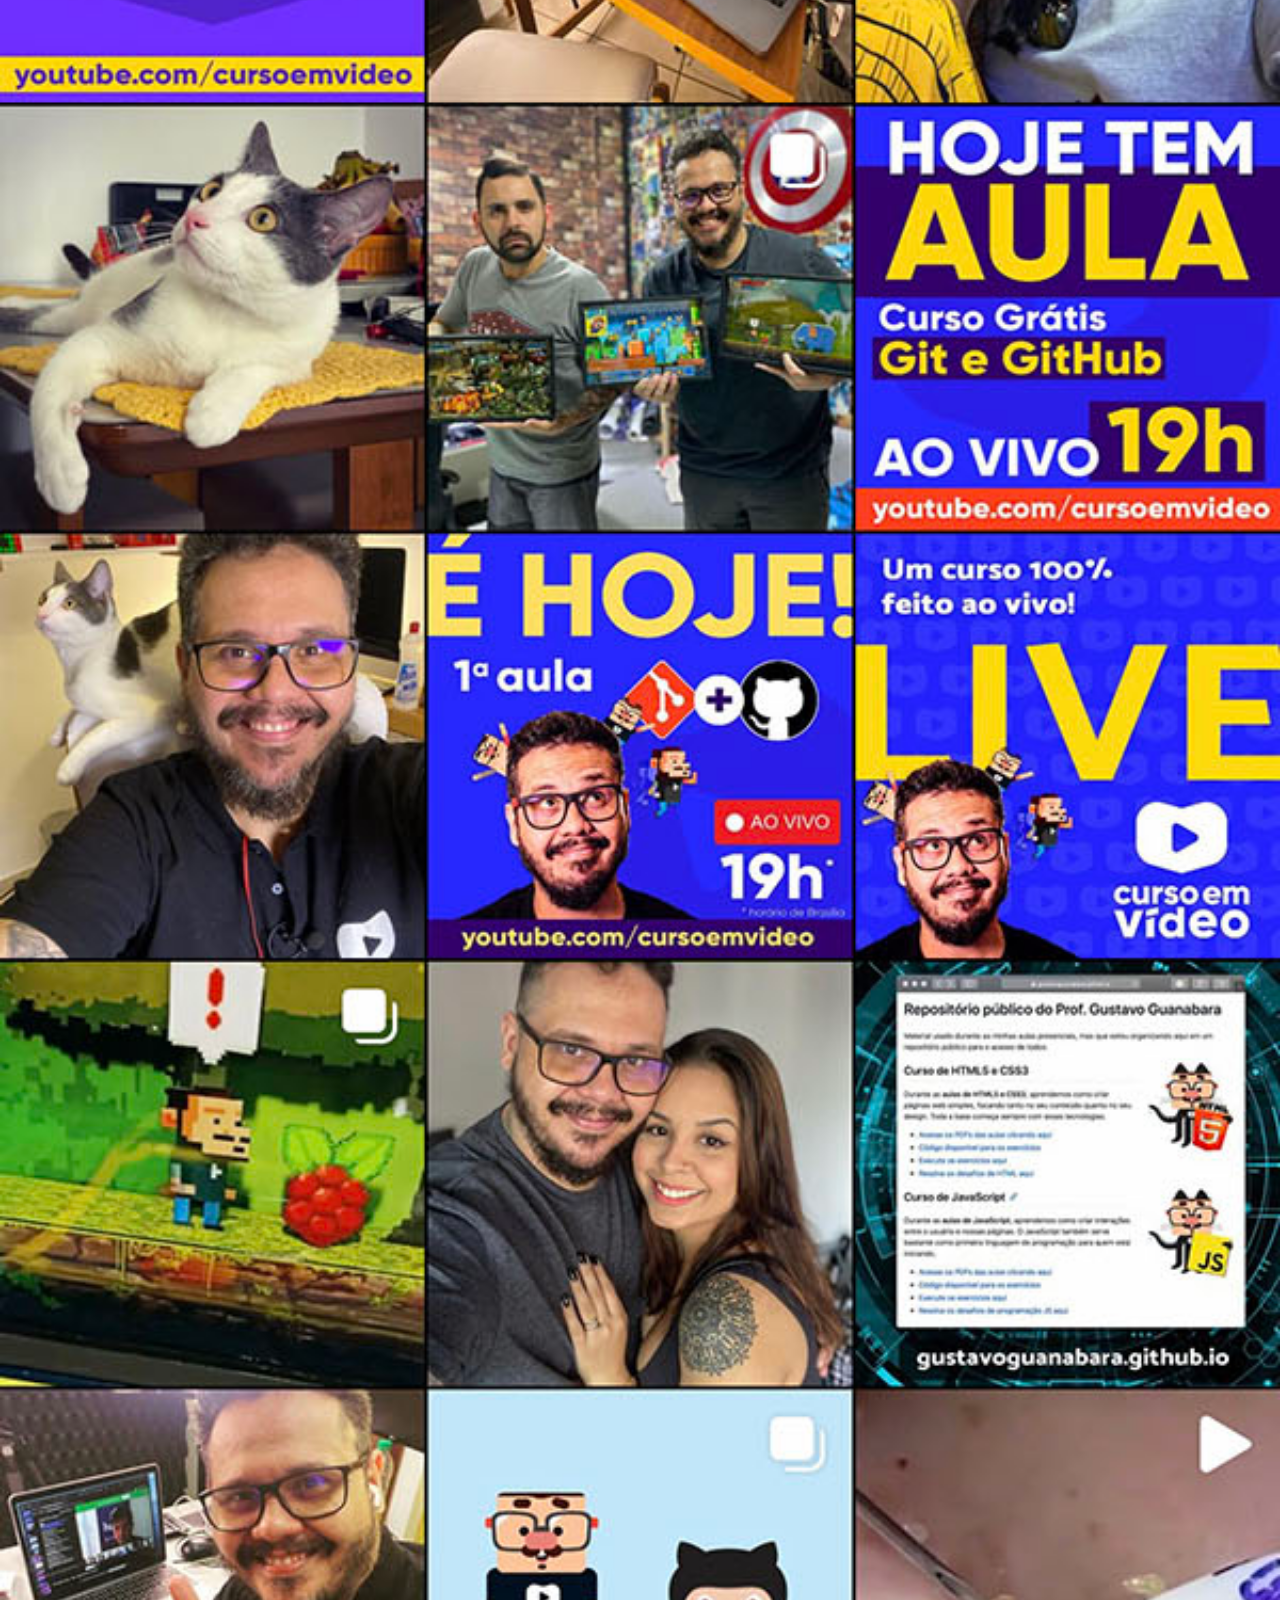
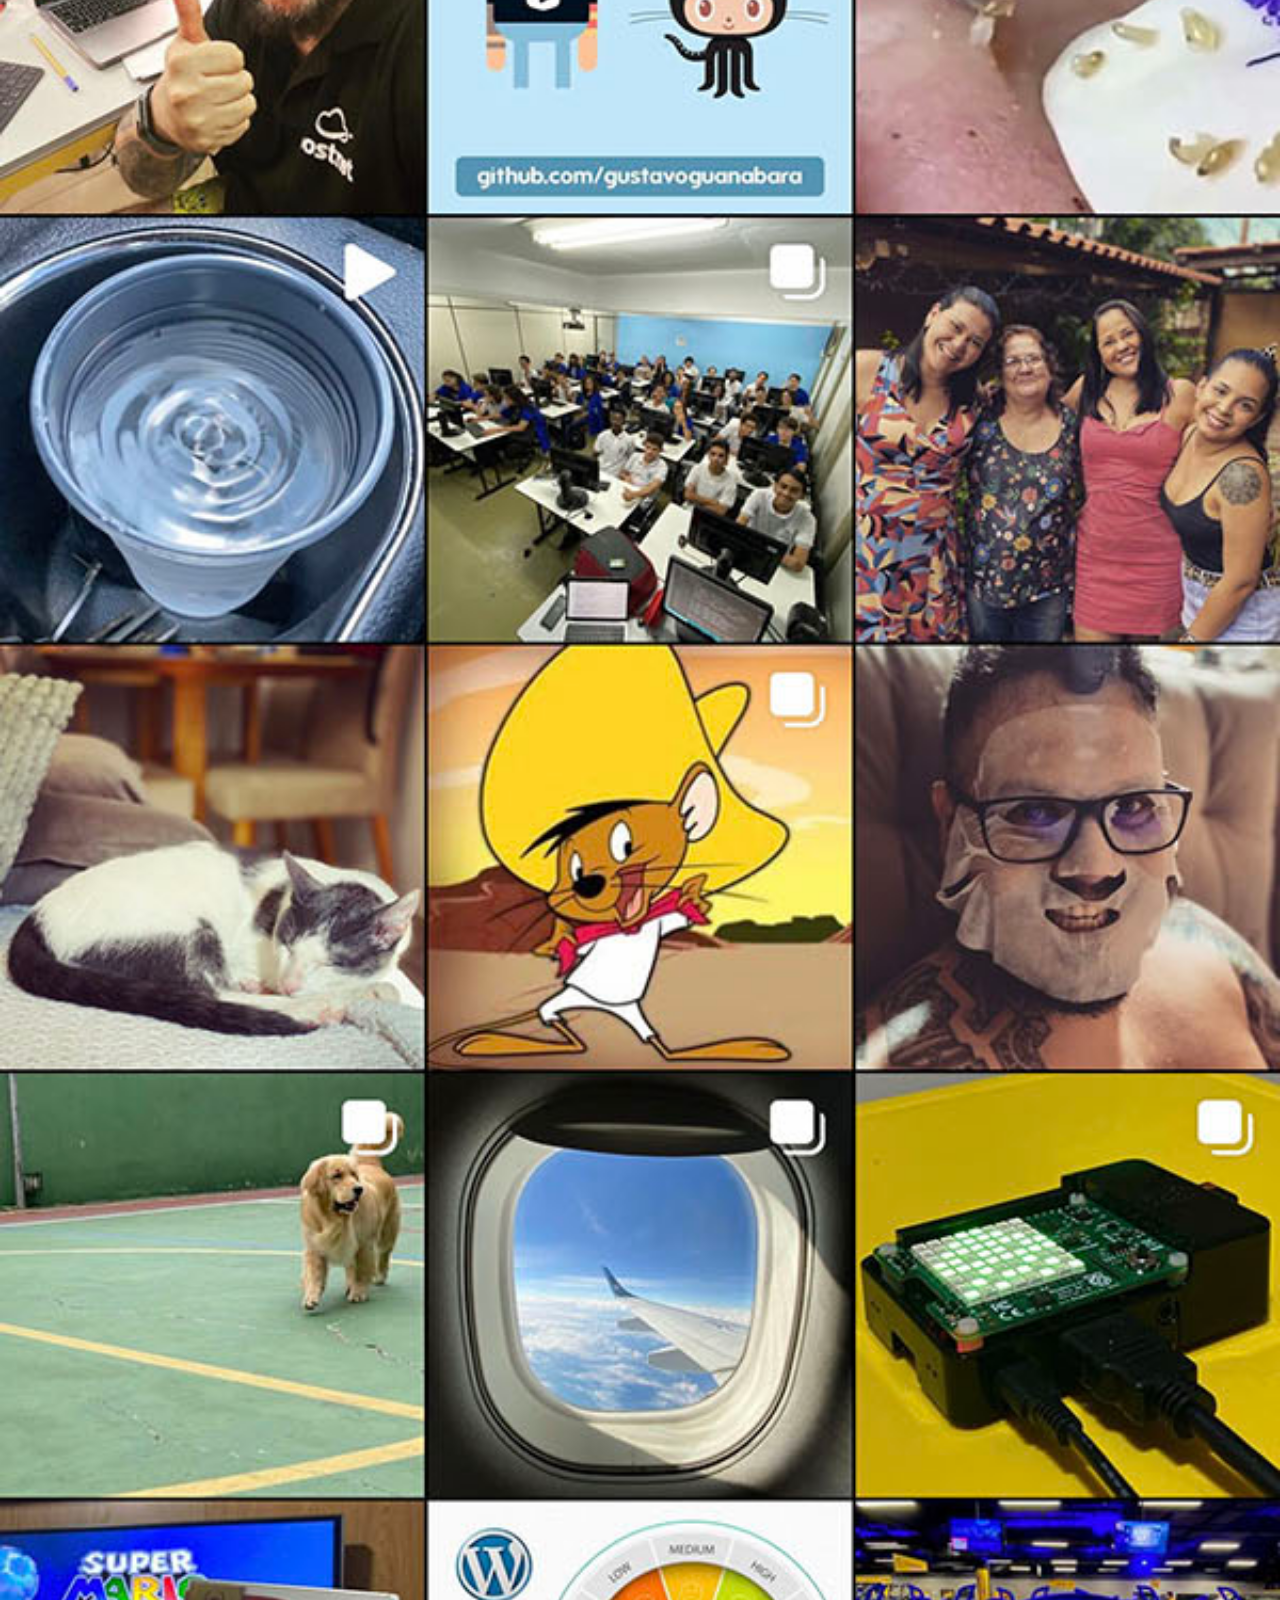
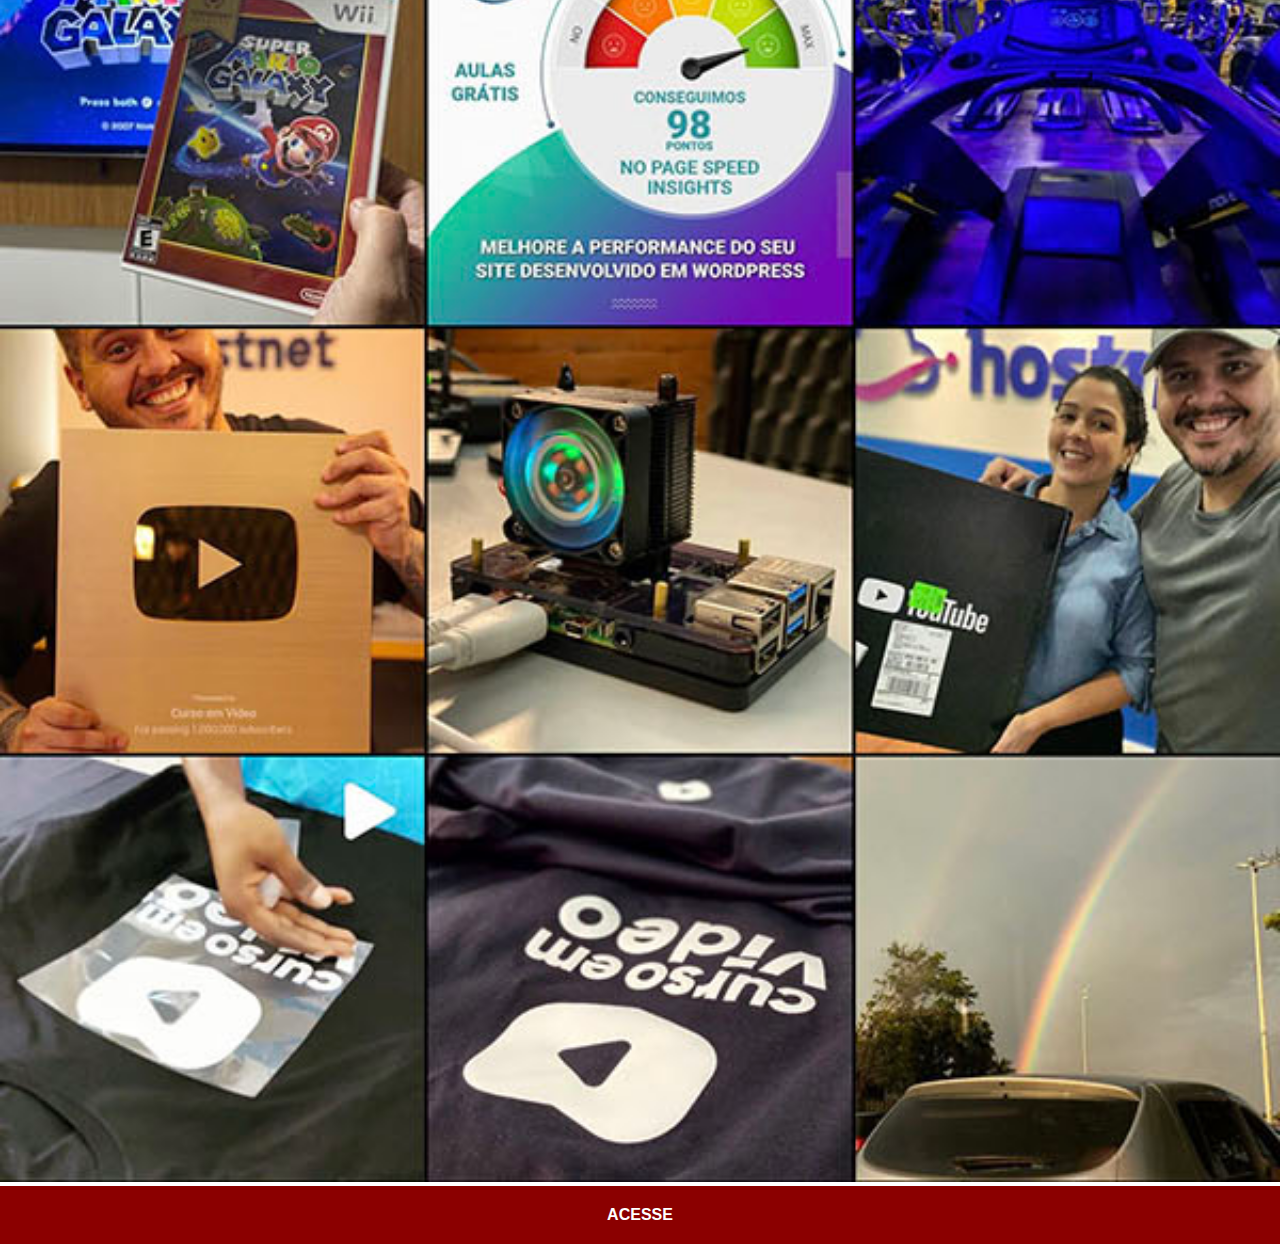
<file: instagram.html>
<!DOCTYPE html>
<html lang="pt-br">
<head>
    <meta charset="UTF-8">
    <meta name="viewport" content="width=device-width, initial-scale=1.0">
    <title>Instagram</title>
    <link rel="stylesheet" href="estilos/social.css">
</head>
<body>
    <img src="imagens/tela-instagram.jpg" alt="Instagram">
    <a href="https://www.instagram.com/gustavoguanabara/" target="_blank">ACESSE</a>
</body>
</html>
</file>
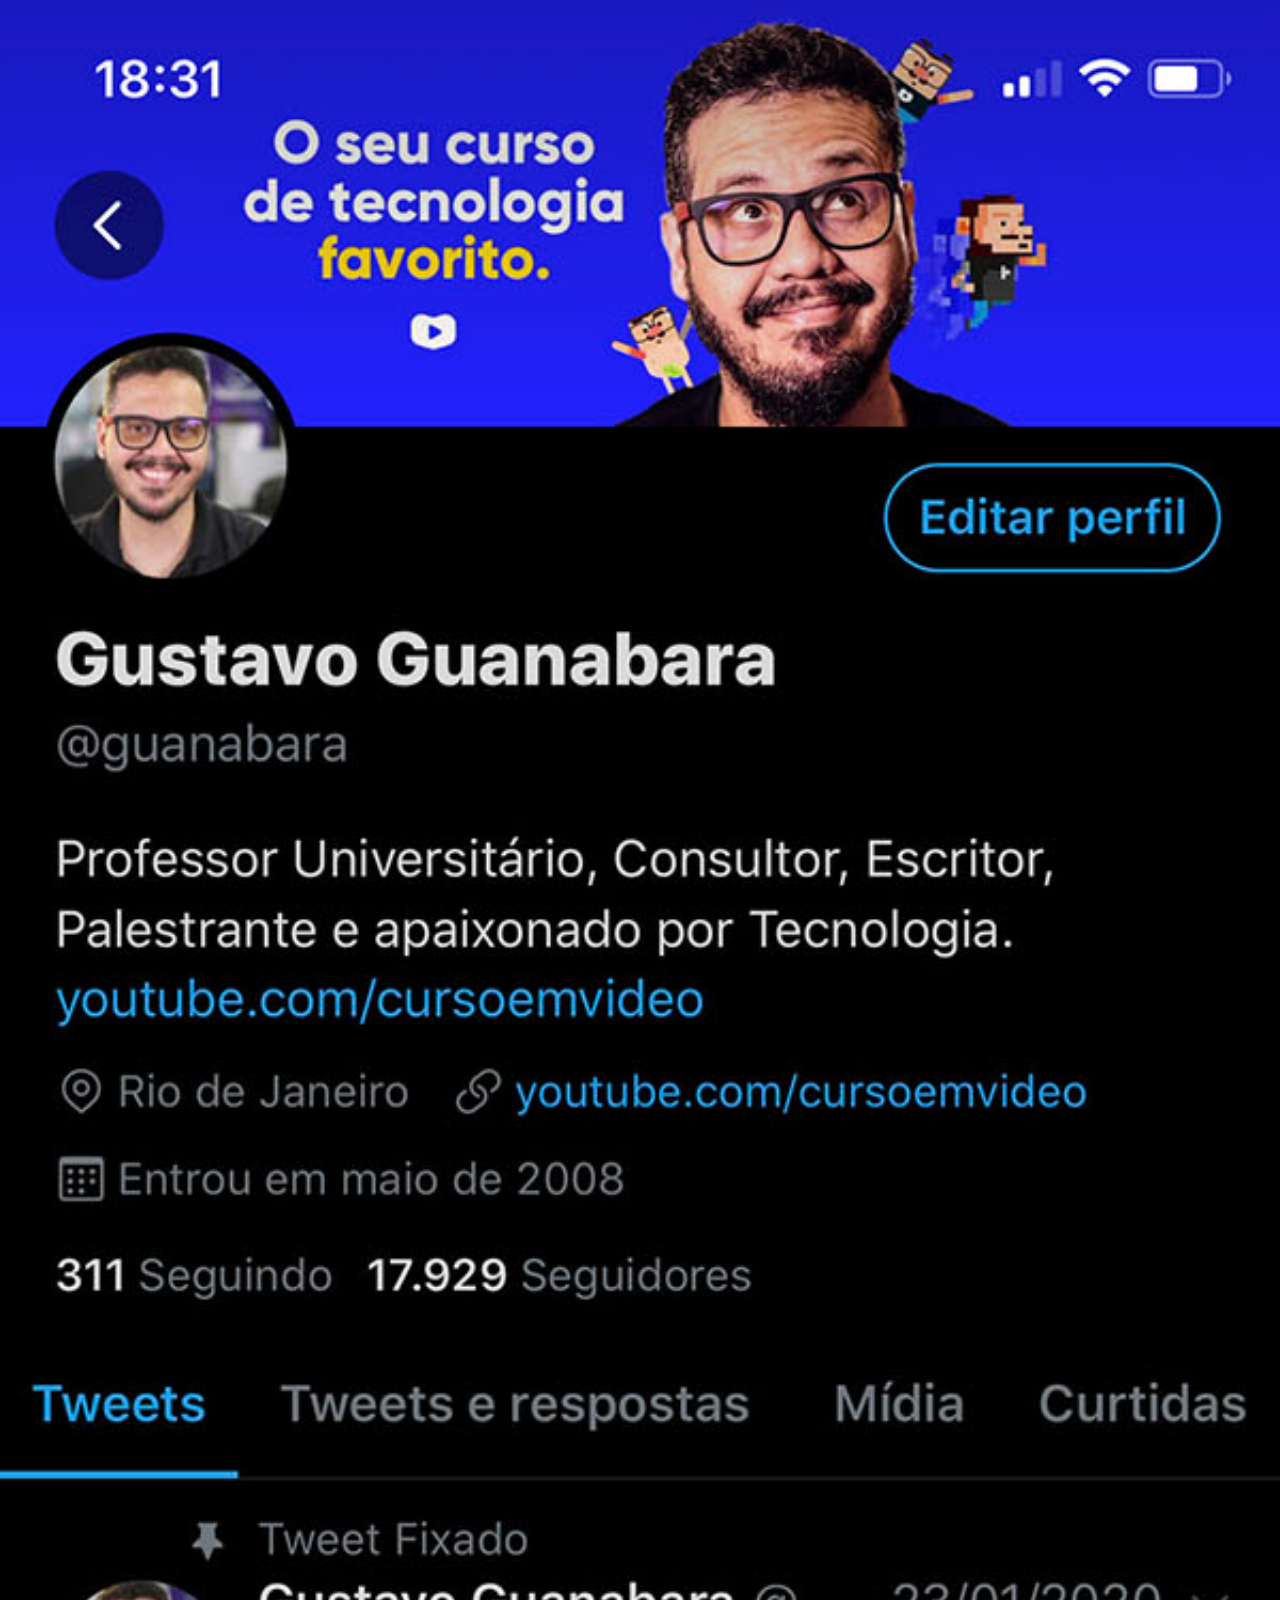
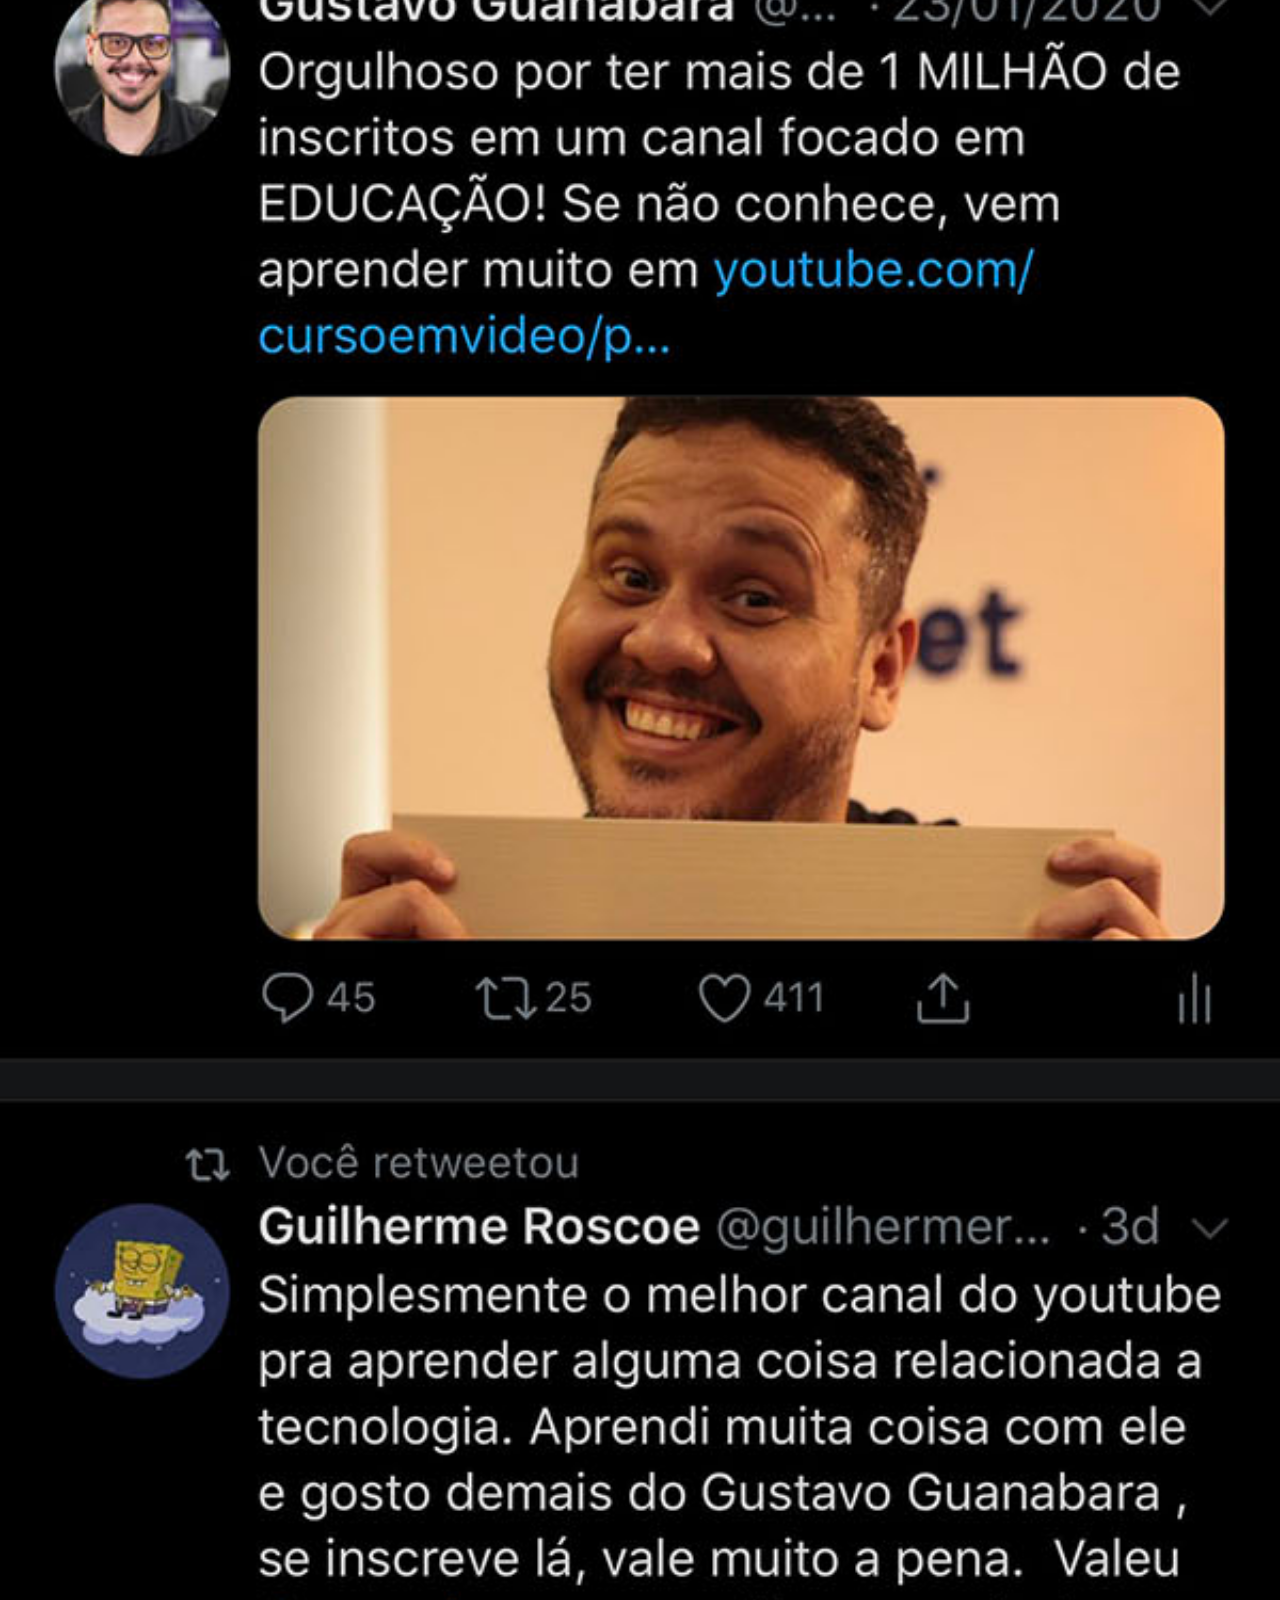
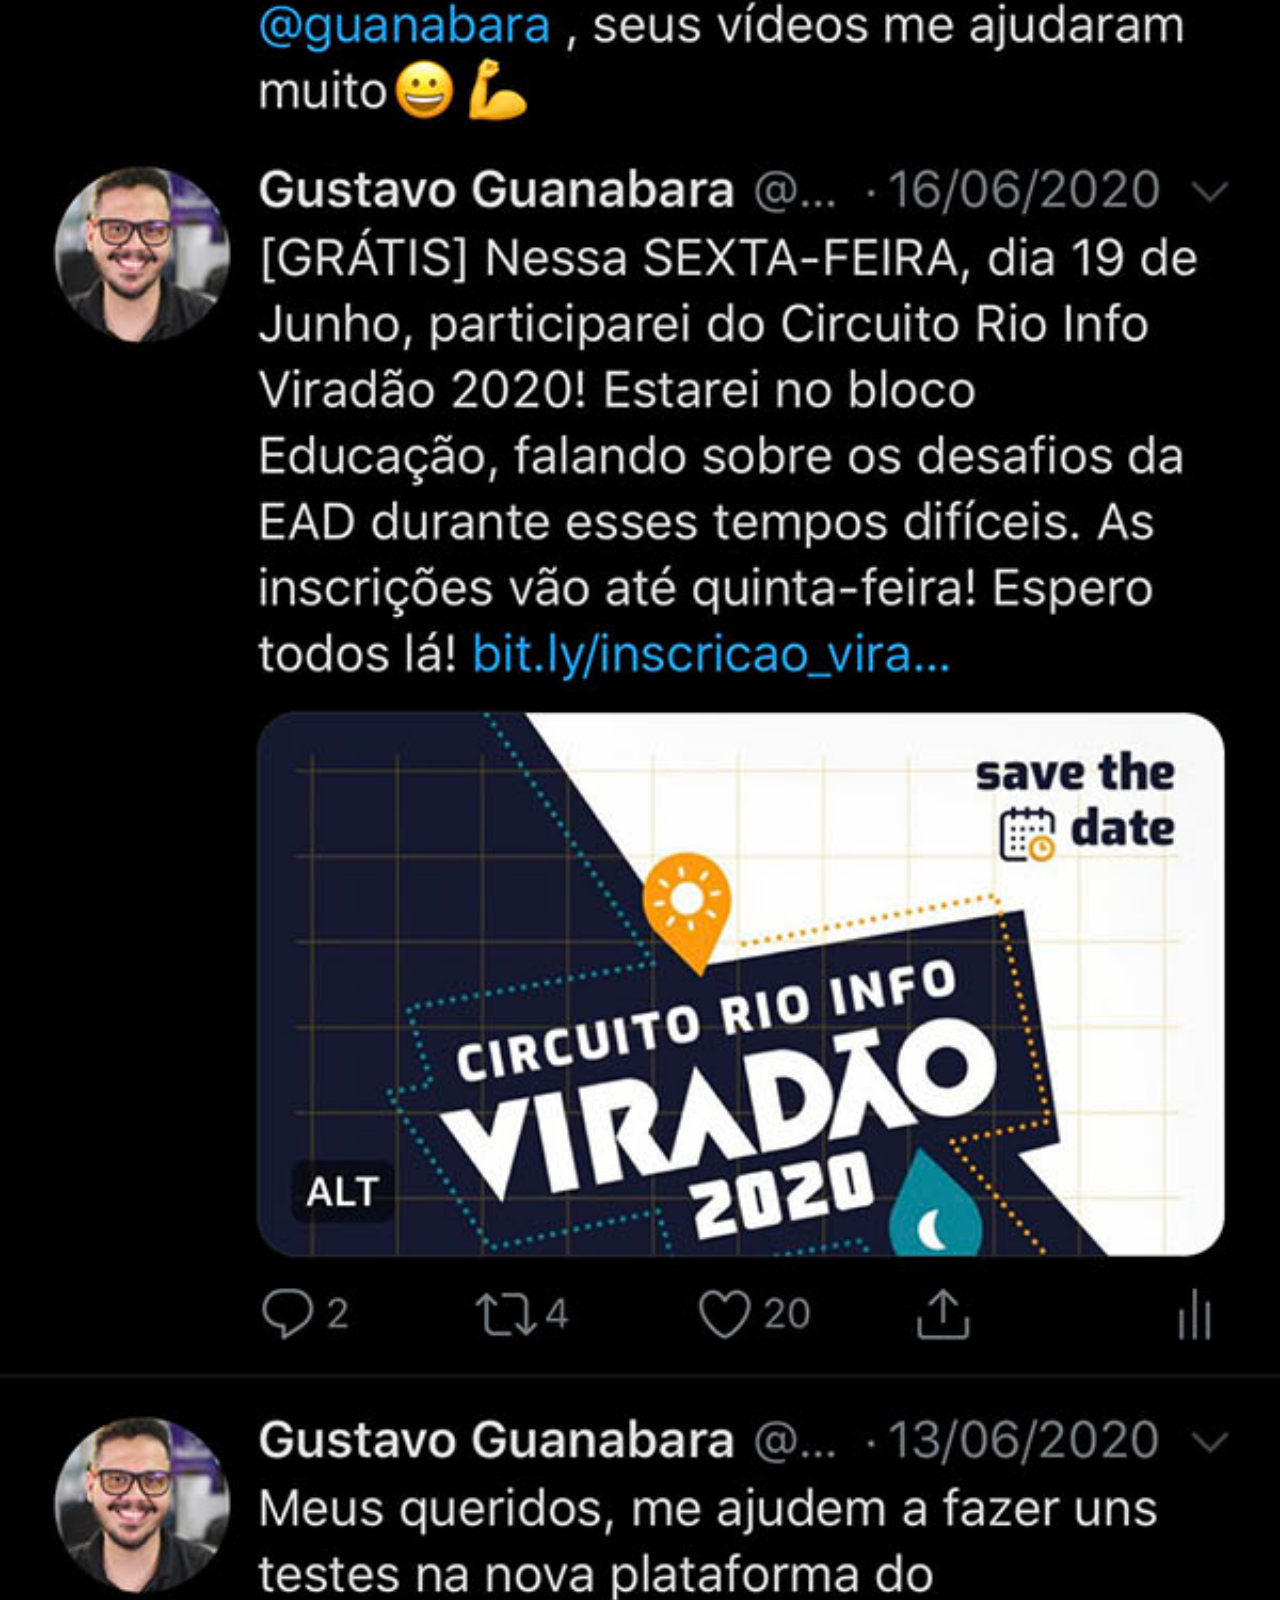
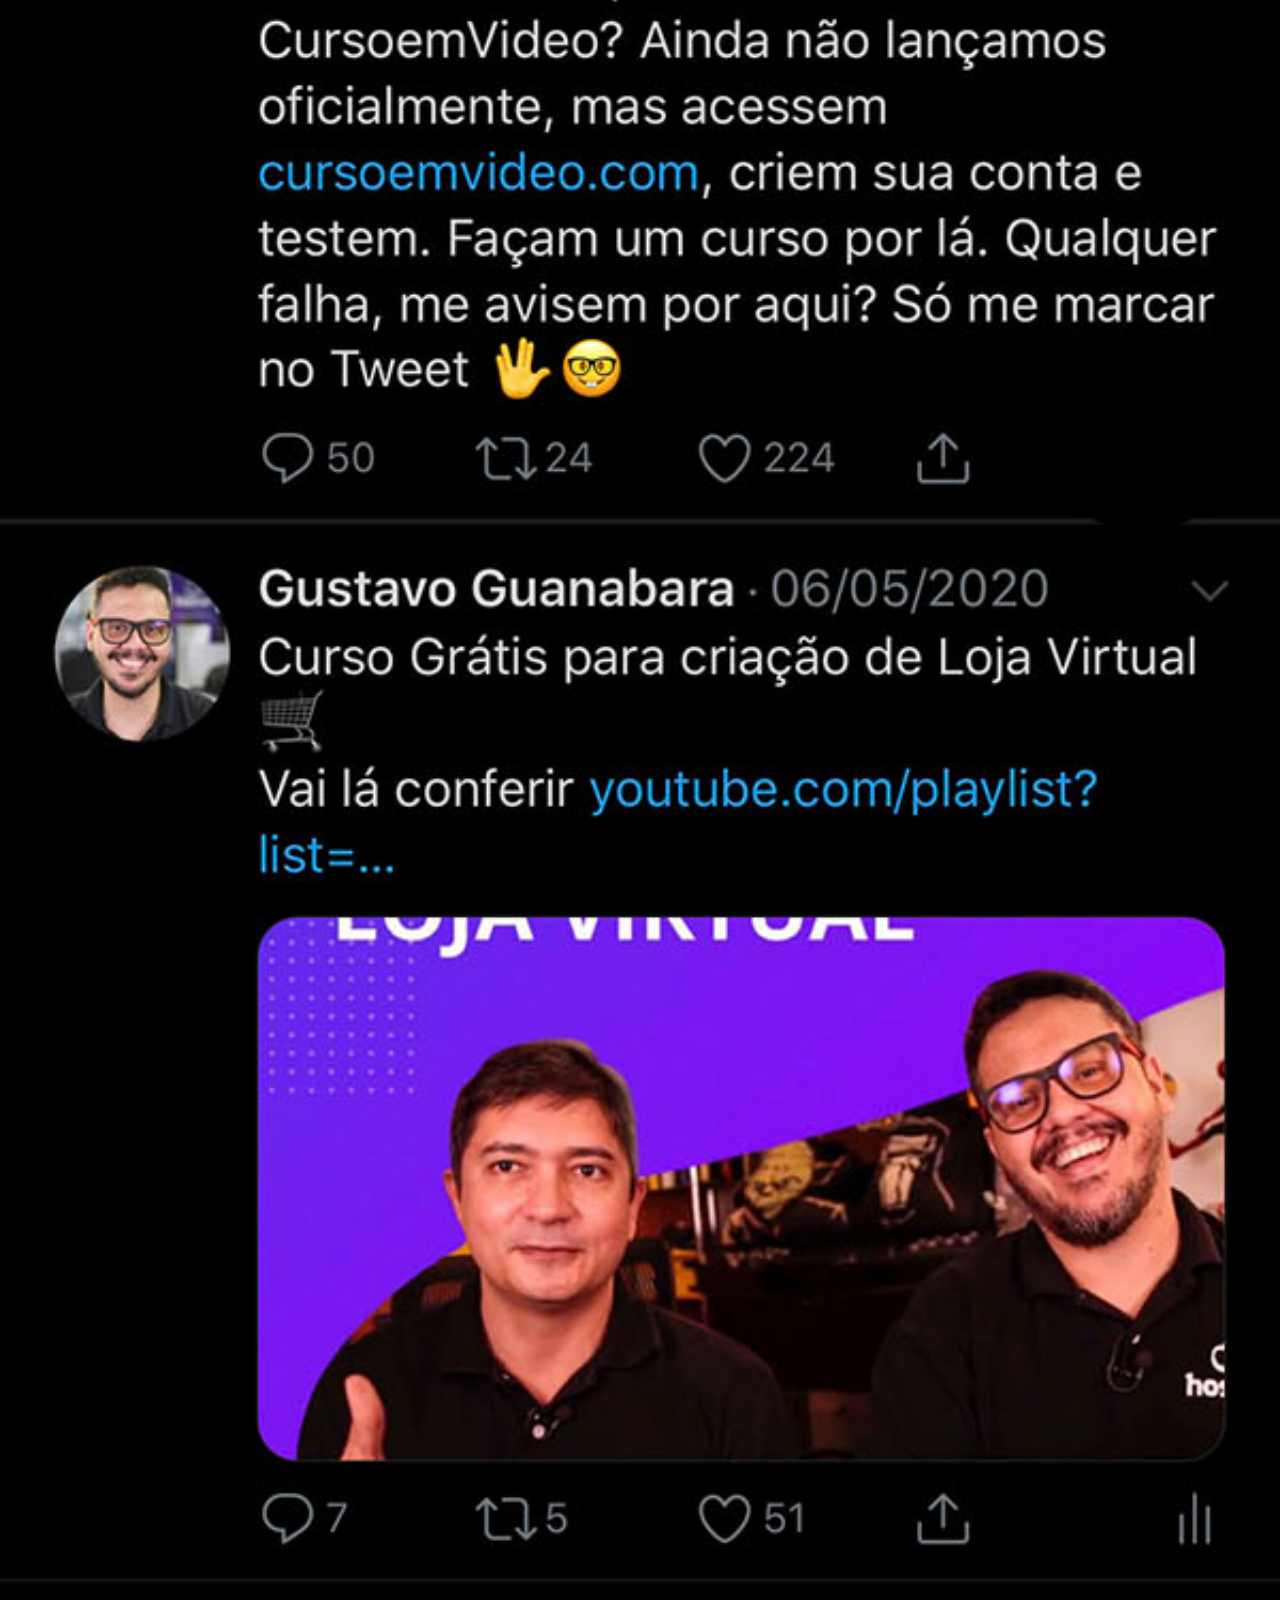
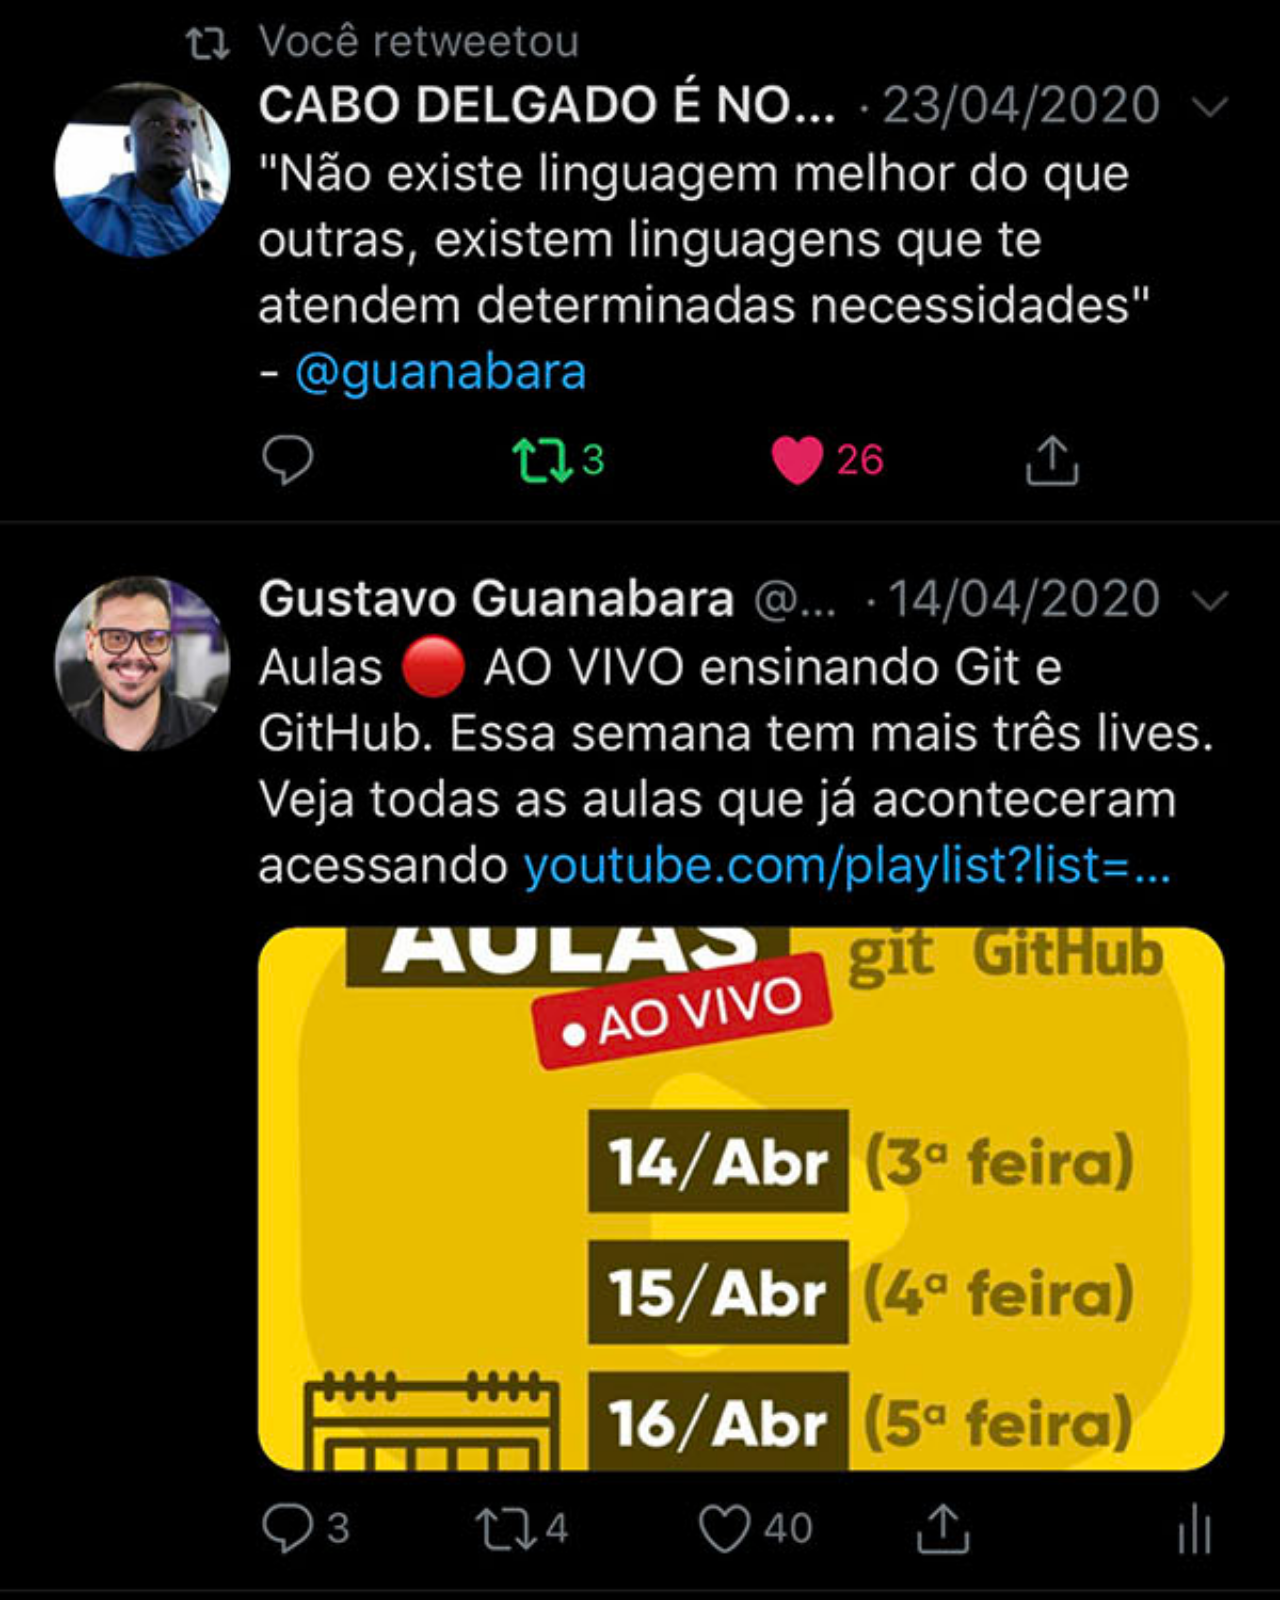
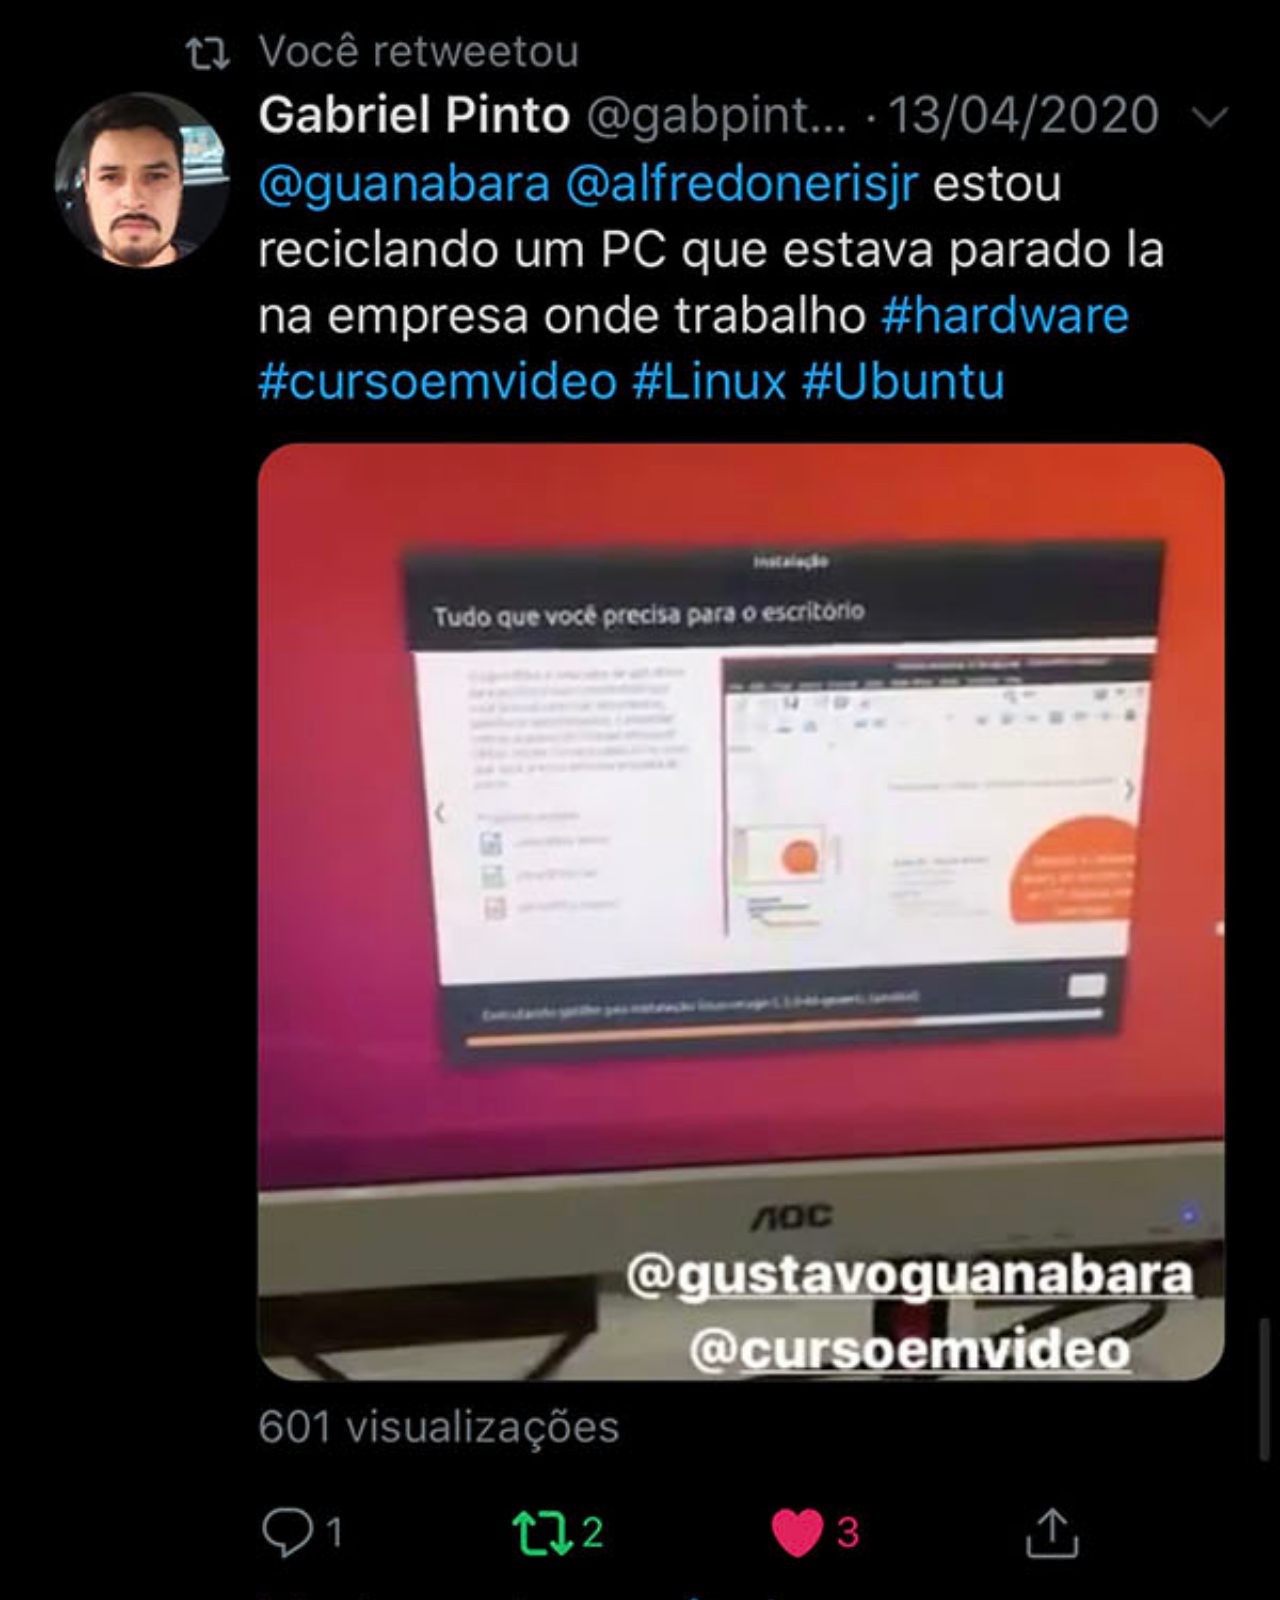
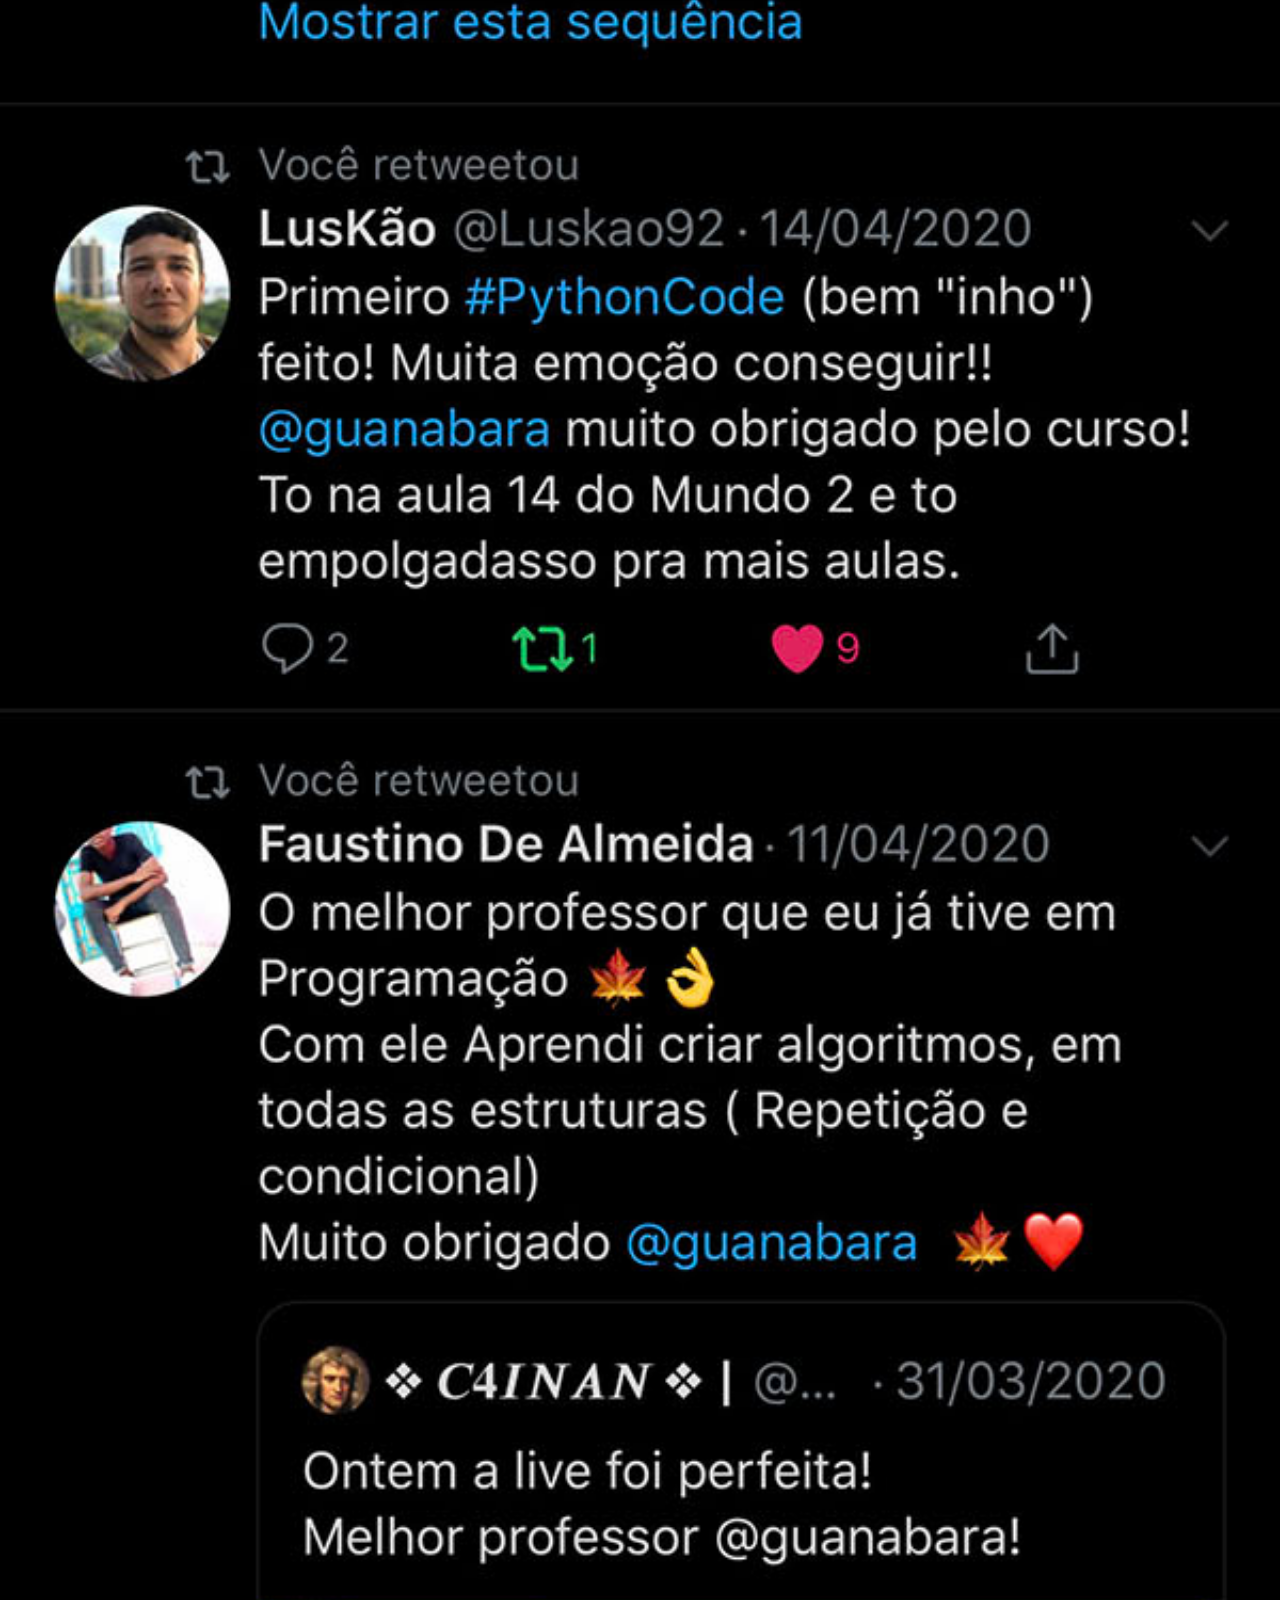
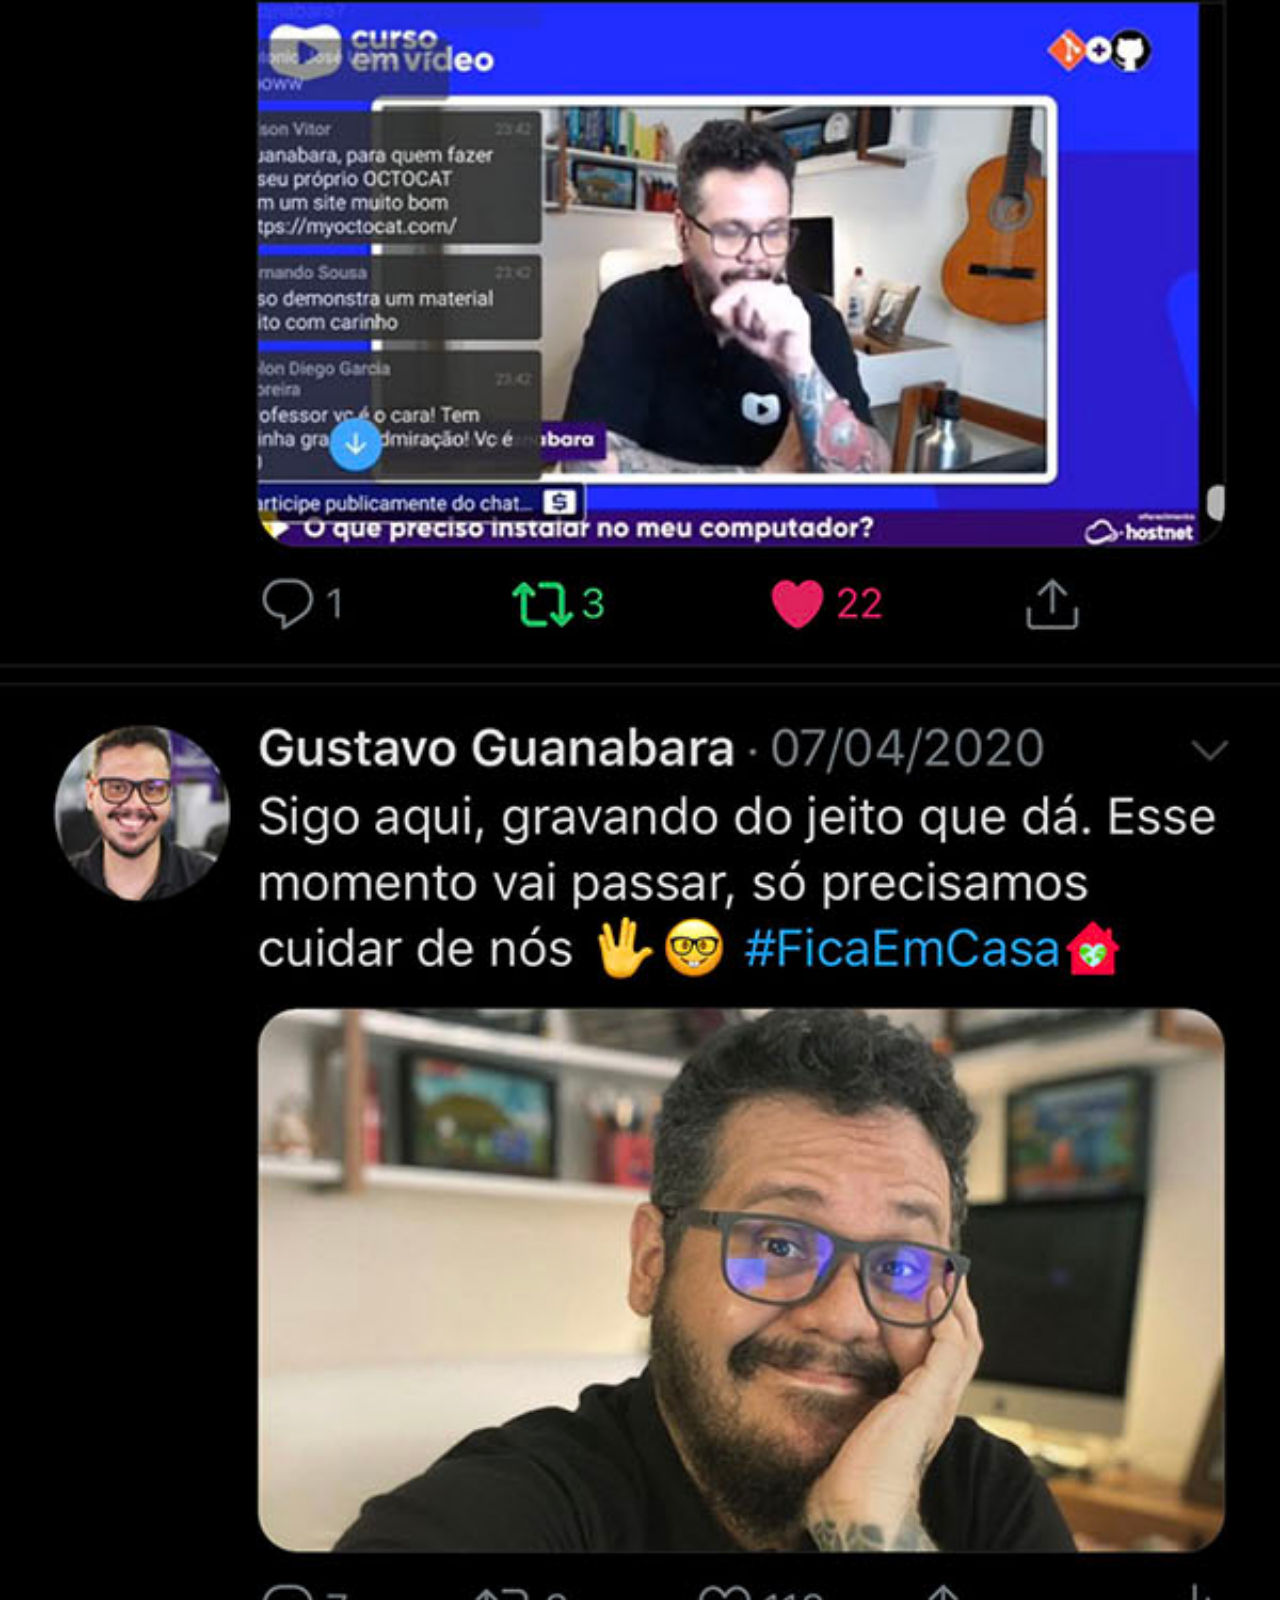
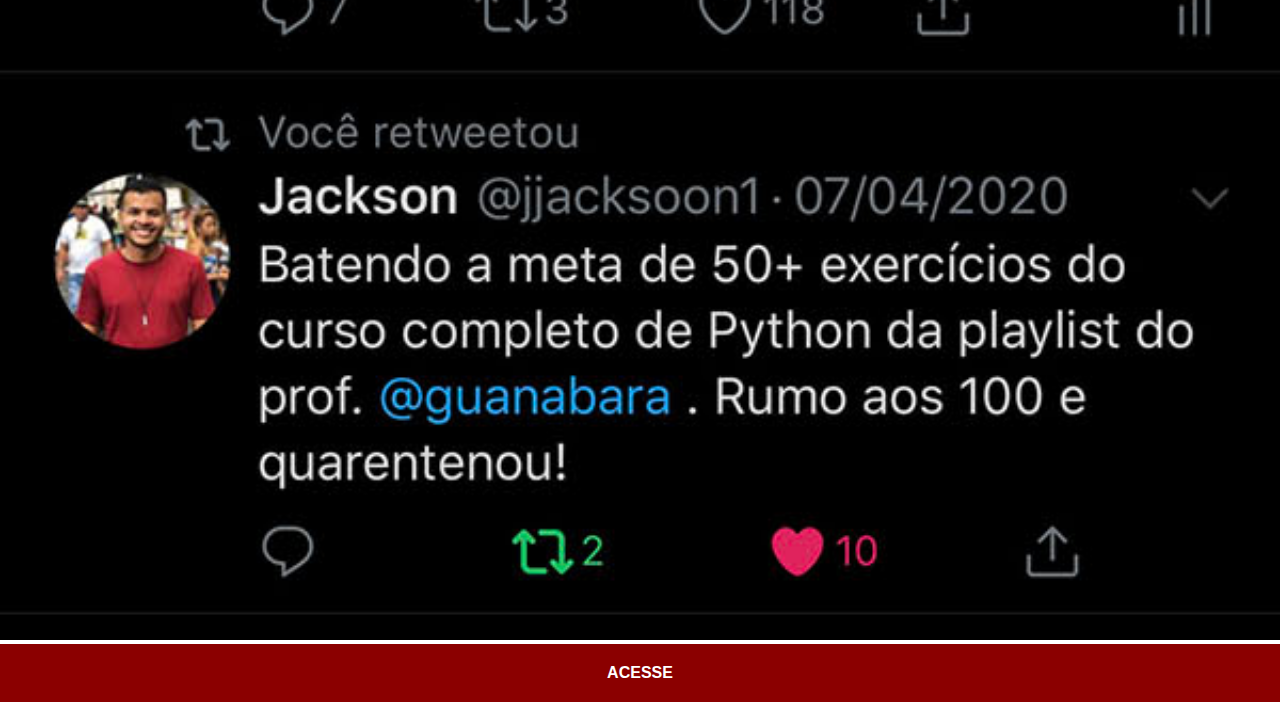
<file: twitter.html>
<!DOCTYPE html>
<html lang="pt-br">
<head>
    <meta charset="UTF-8">
    <meta name="viewport" content="width=device-width, initial-scale=1.0">
    <title>Twitter</title>
    <link rel="stylesheet" href="estilos/social.css">
</head>
<body>
    <img src="imagens/tela-twitter.jpg" alt="Twitter">
    <a href="https://www.twitter.com/guanabara" target="_blank">ACESSE</a>
</body>
</html>
</file>
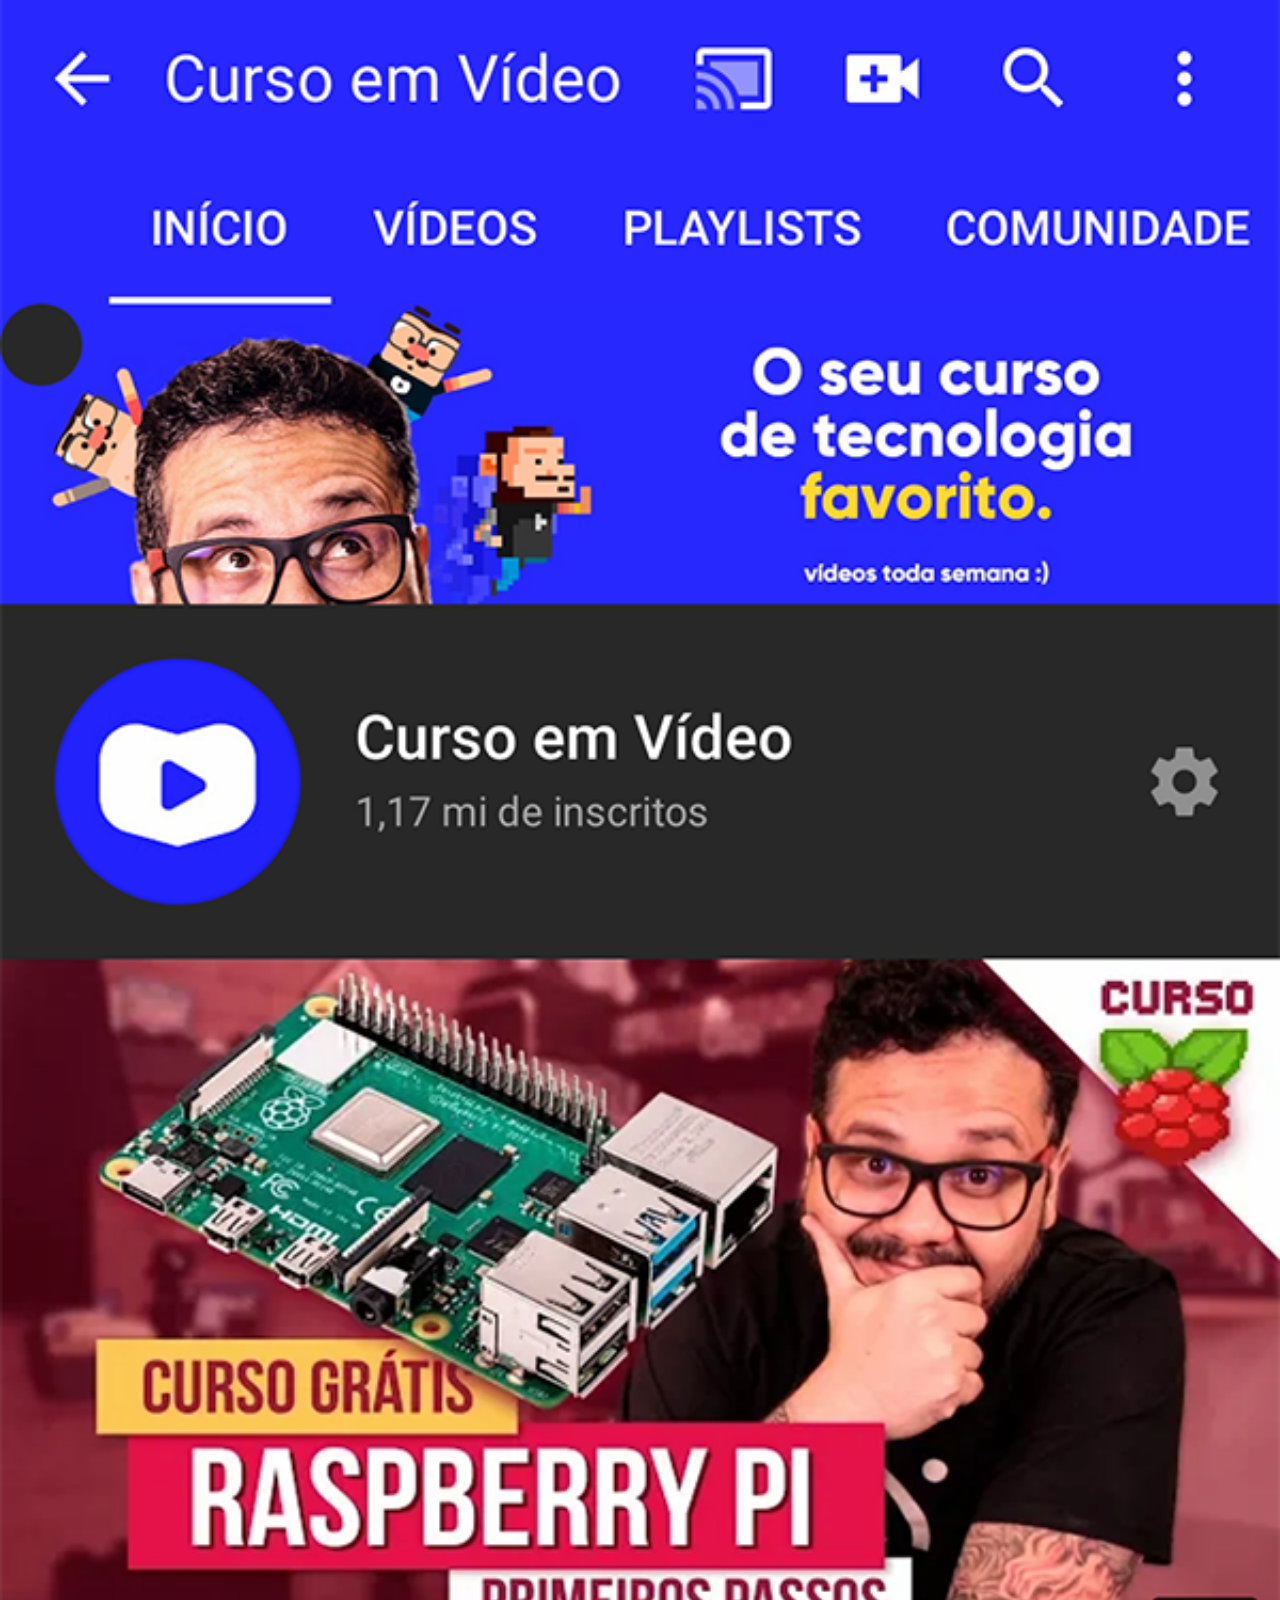
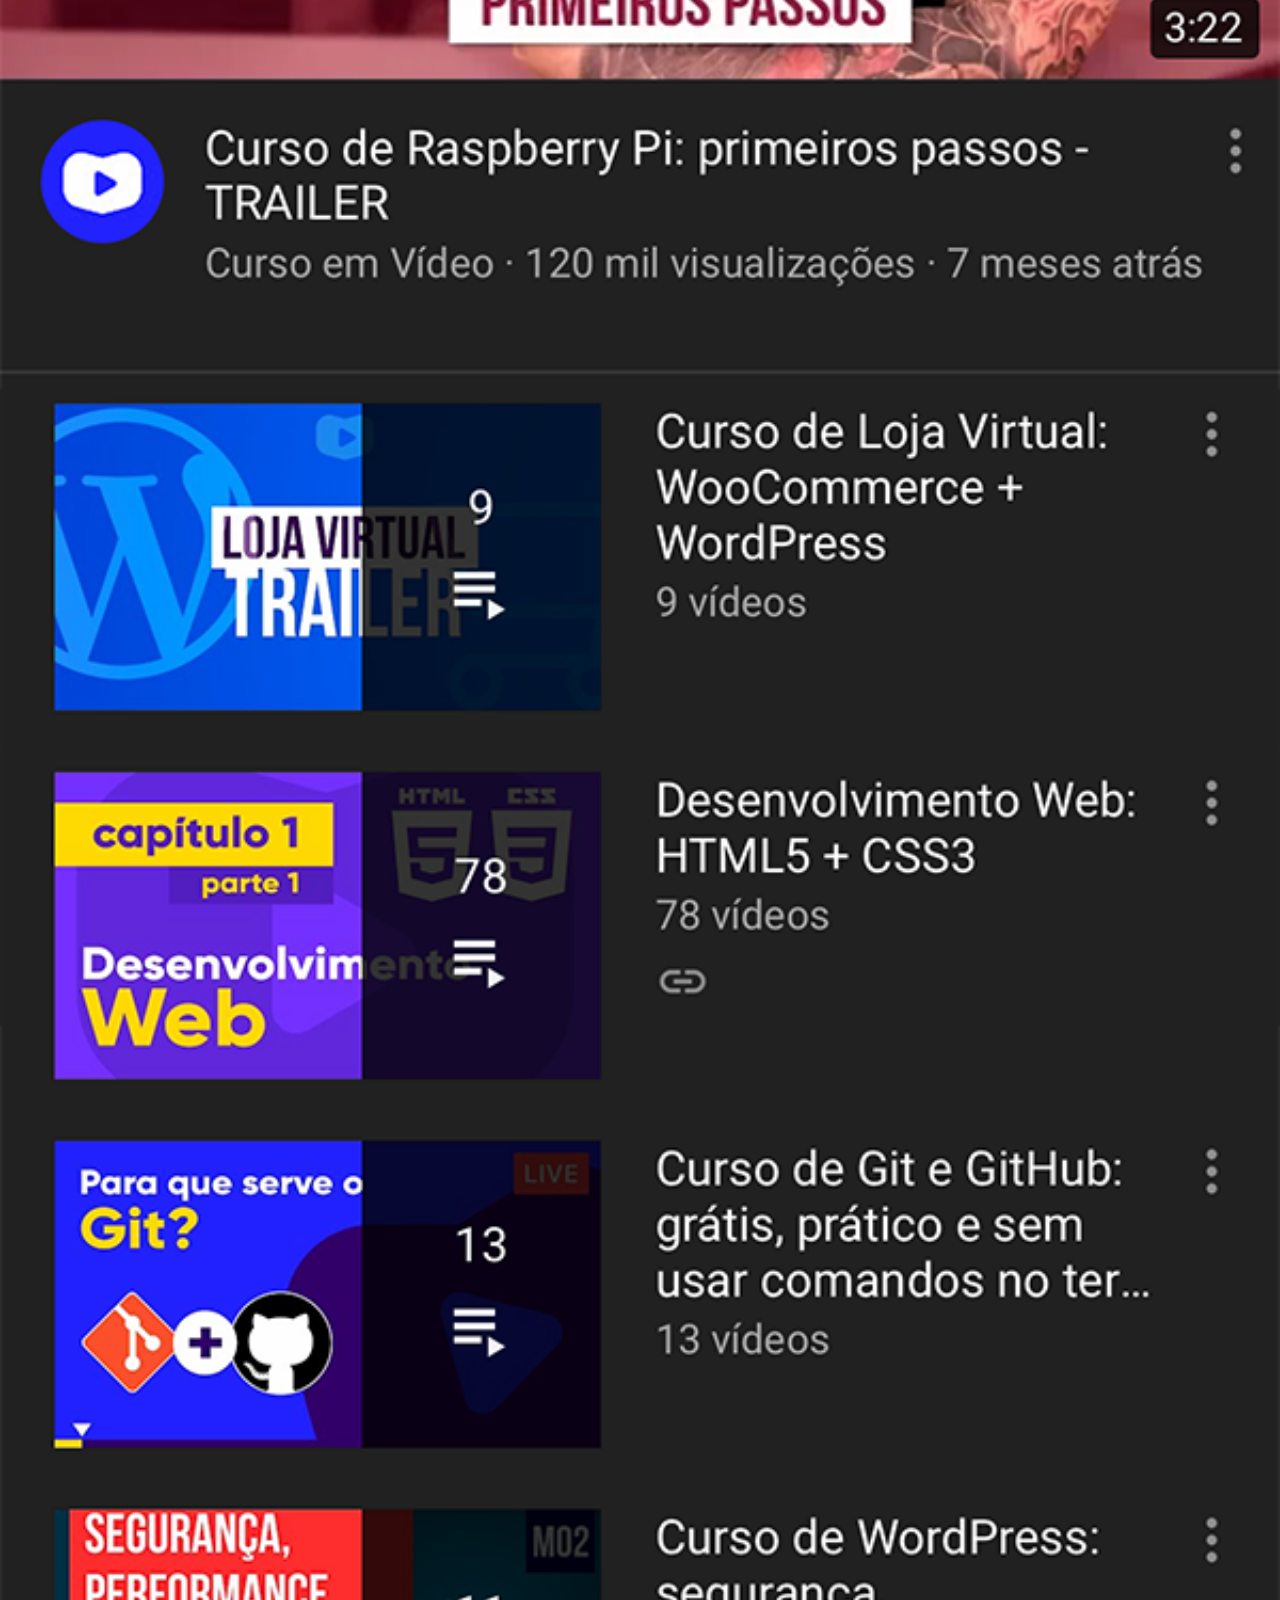
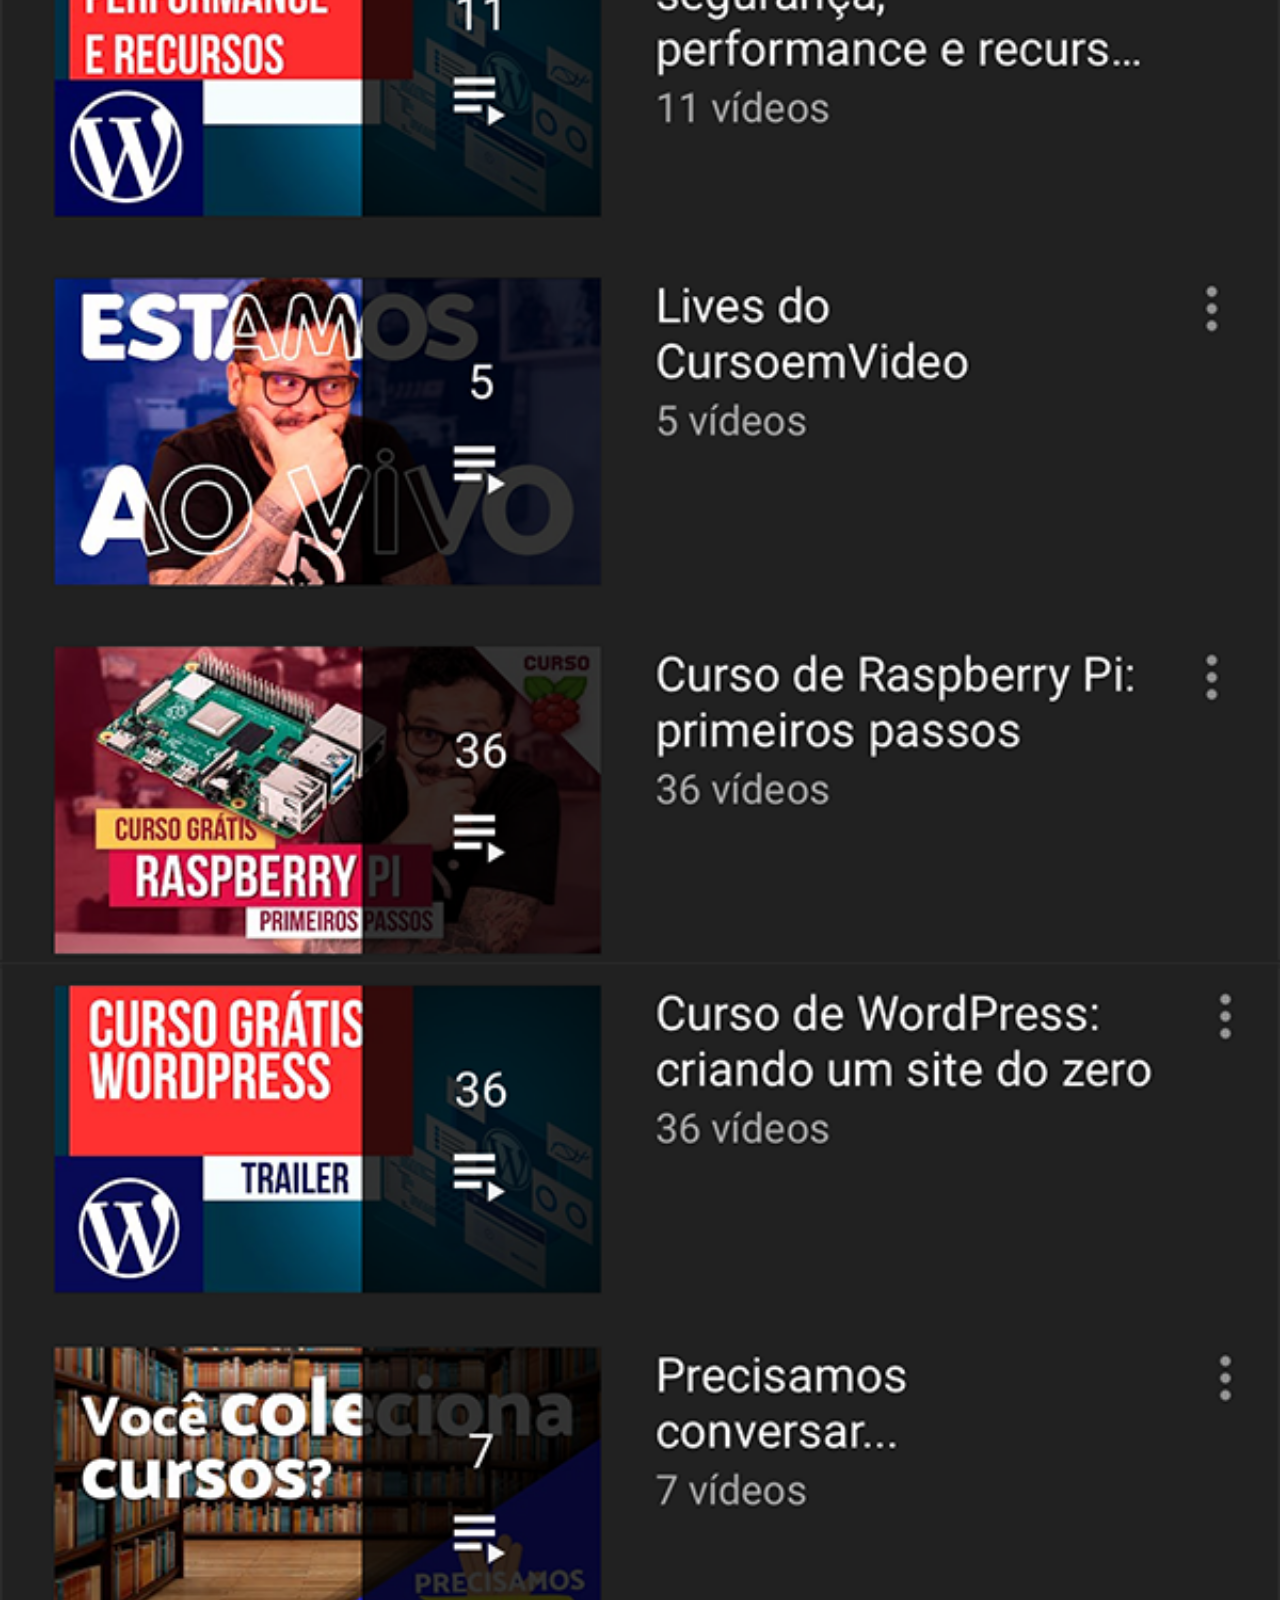
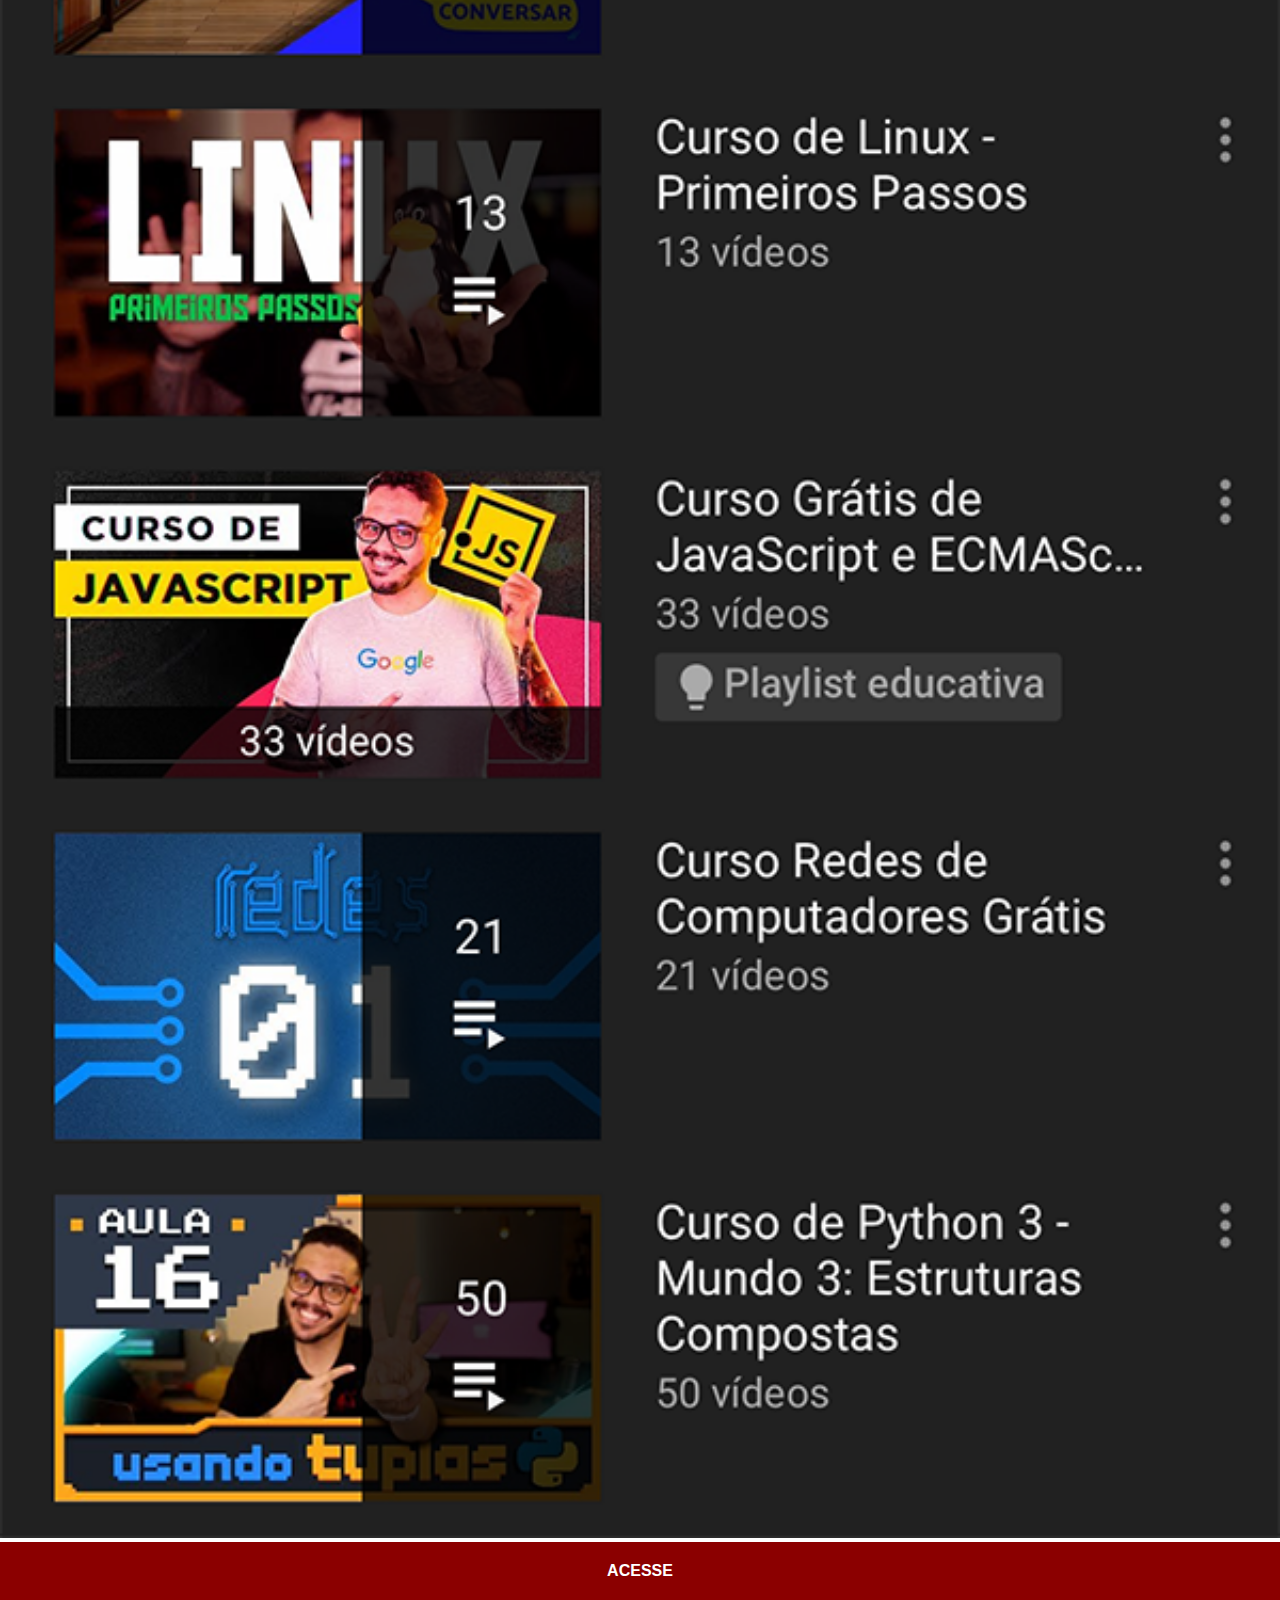
<file: youtube.html>
<!DOCTYPE html>
<html lang="pt-br">
<head>
    <meta charset="UTF-8">
    <meta name="viewport" content="width=device-width, initial-scale=1.0">
    <title>YouTube</title>
    <link rel="stylesheet" href="estilos/social.css">
</head>
<body>
    <img src="imagens/tela-youtube.png" alt="YouTube">
    <a href="https://www.youtube.com/user/cursoemvideo/playlists" target="_blank">ACESSE</a>
</body>
</html>
</file>
<file: estilos/style.css>
@charset "UTF-8";

* {
    margin: 0px;
    padding: 0px;

    font-family: Arial, Helvetica, sans-serif;
}

html, body {
    height: 100vh;
    width: 100vw;
    background-color: black;
}

body {
    background: url(../imagens/fundo-madeira.jpg) no-repeat fixed top center / cover;
}

main {
    position: relative;

    height: 100vh;
}

section#telefone {
    position: absolute;
    top: 50%;
    left: 50%;

    transform: translate(-50%, -50%);

    height: 627px;
    width: 311px;

    background: url(../imagens/frame-iphone.png) no-repeat;
}

iframe#tela {
    position: relative;

    top: 80px;
    left: 22px;

    width: 267px;
    height: 471px;
}

section#redes-sociais {
    text-align: right;
}

section#redes-sociais img {
    width: 50px;

    margin: 10px;

    border-radius: 50%;

    box-shadow: 2px 2px 5px rgba(0, 0, 0, 0.400);

    box-sizing: border-box;
}

#redes-sociais  img:hover {
    margin-right: 16px;

    box-shadow: 5px 5px 10px rgba(0, 0, 0, 0.623);

    transition-duration: 0.2s;
}

section#redes-sociais img:active {
    transform: scale(95%);
}

/* section#redes-sociais img:hover {
    border: 2px solid rgba(255, 255, 255, 0.637);

    transform: translate(-3px, -3px);

    box-shadow: 5px 5px 10px rgba(0, 0, 0, 0.623);

    transition: transform .2s, border 1s;
} */
</file>
<file: estilos/social.css>
@charset "UTF-8";

* {
    margin: 0px;
    padding: 0px;
    font-family: Arial, Helvetica, sans-serif;
}

::-webkit-scrollbar {
    display: none;
}

img {
    width: 100vw;
}

a {
    display: block;
    background-color: darkred;
    color: white;
    padding: 20px;
    text-align: center;
    font-weight: bolder;
    text-decoration: none;
}

a:hover {
    background-color: red;
}
</file>
